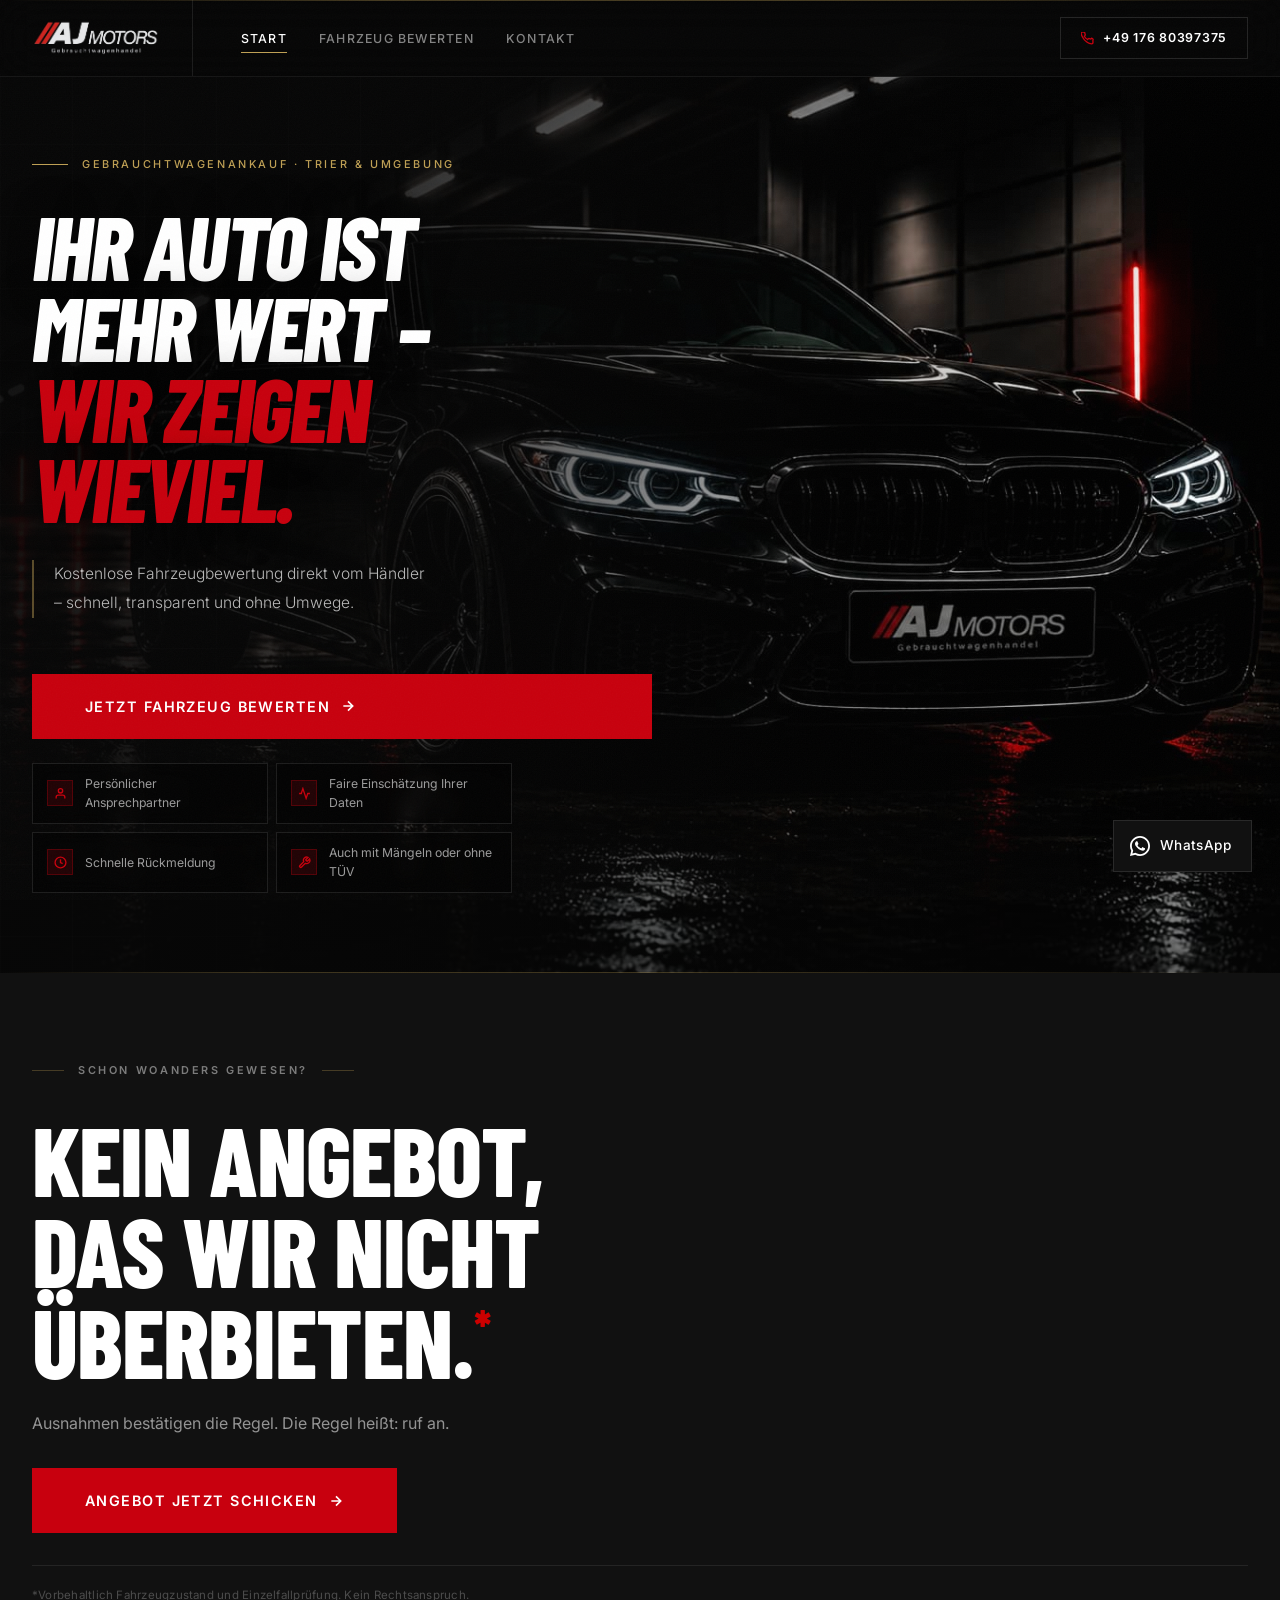
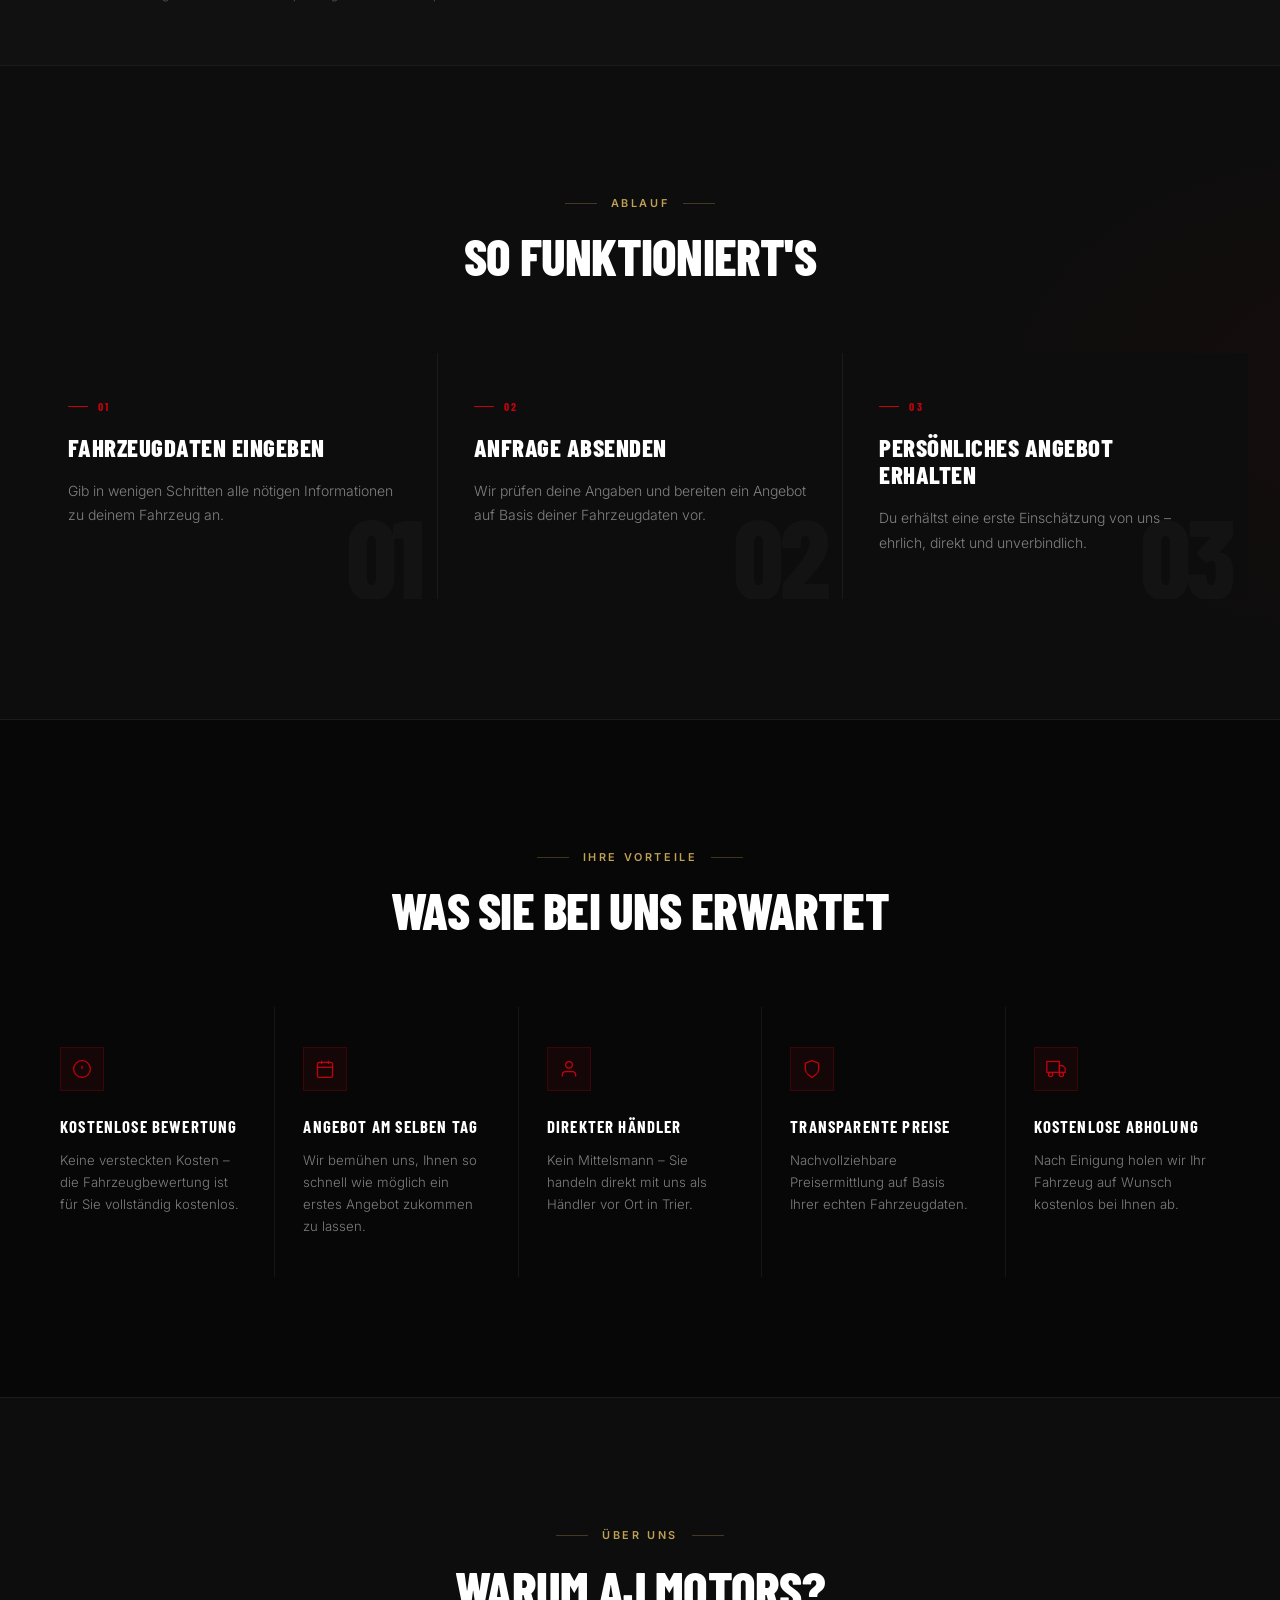
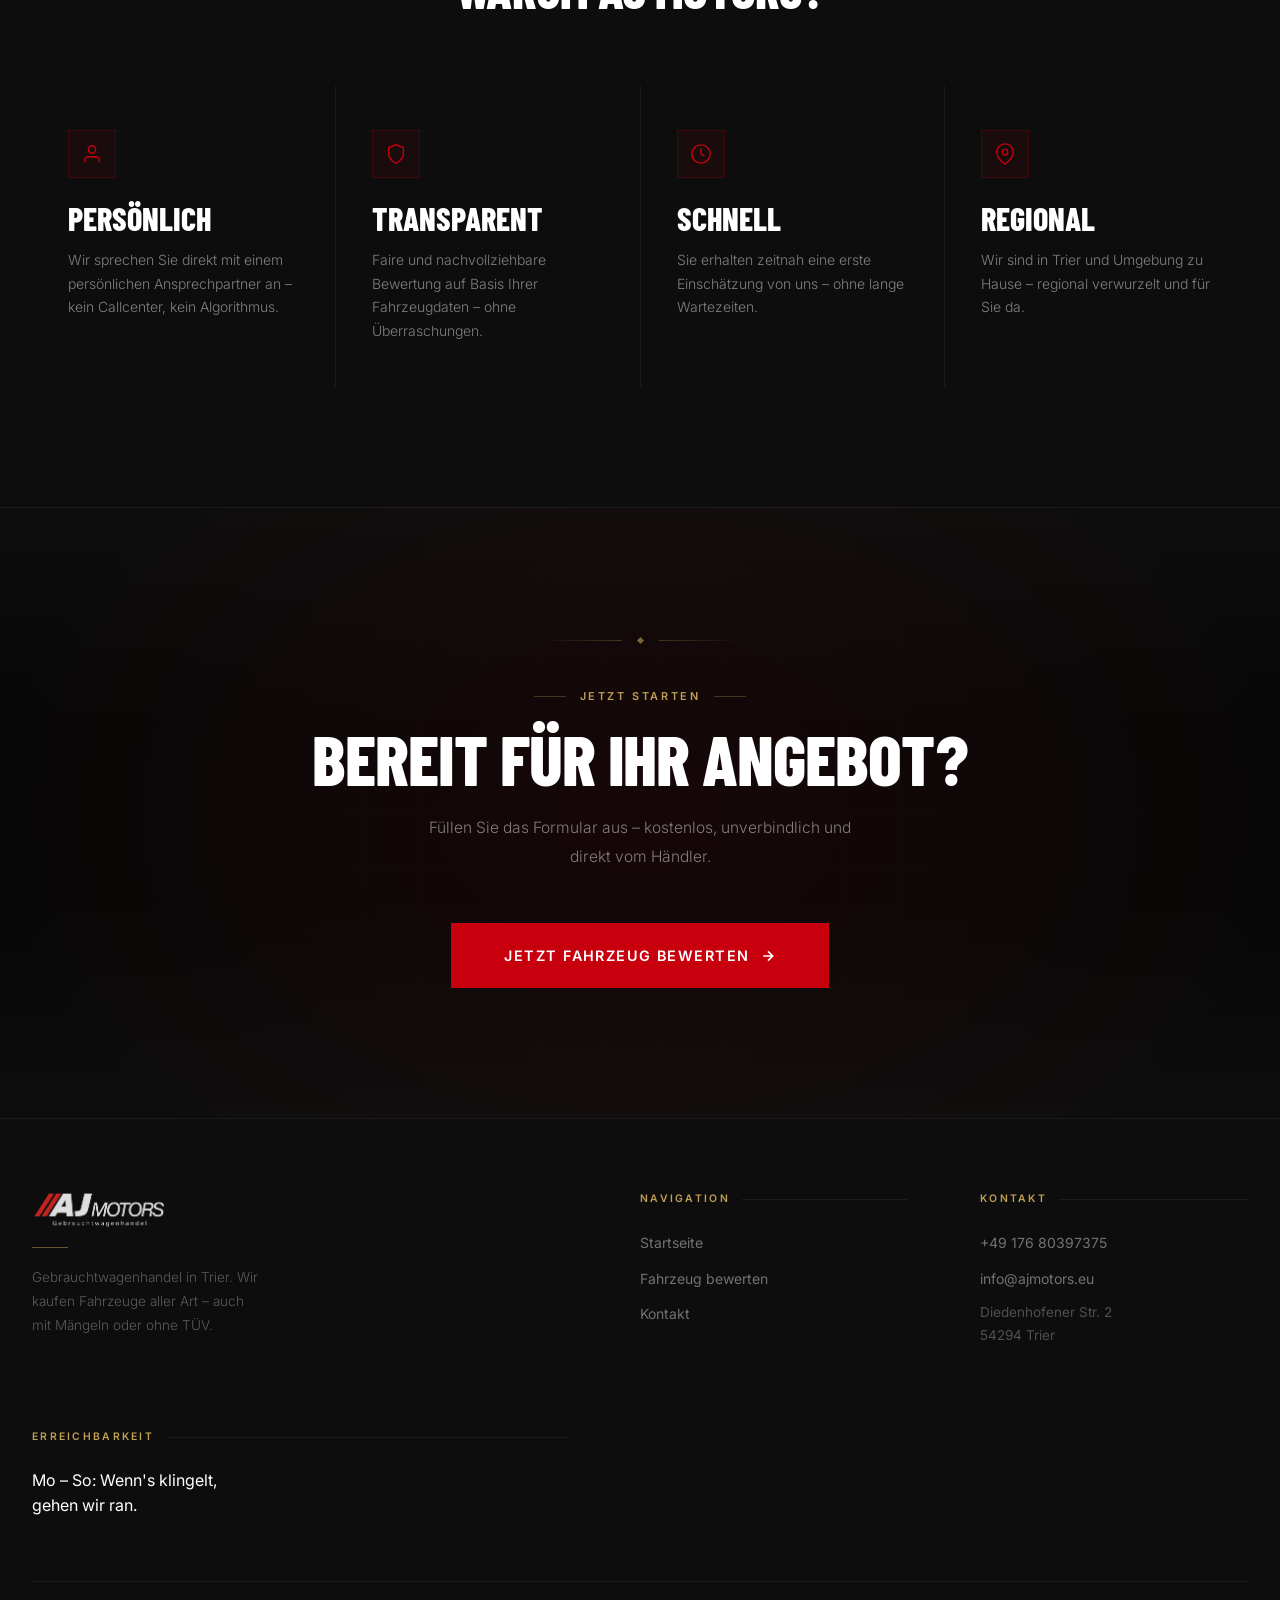
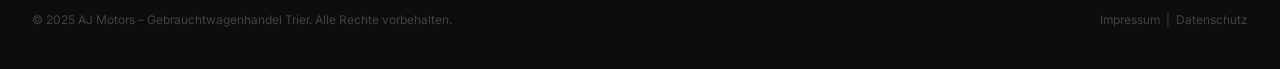
<file: index.html>
<!DOCTYPE html>
<html lang="de">
<head>
  <meta charset="UTF-8">
  <meta name="viewport" content="width=device-width, initial-scale=1.0">
  <title>AJ Motors – Fahrzeugankauf & Bewertung in Trier</title>
  <meta name="description" content="Kostenlose Fahrzeugbewertung direkt vom Händler. AJ Motors kauft Gebrauchtwagen aller Art – schnell, transparent und fair. Trier & Umgebung.">
  <link rel="preconnect" href="https://fonts.googleapis.com">
  <link rel="preconnect" href="https://fonts.gstatic.com" crossorigin>
  <link href="https://fonts.googleapis.com/css2?family=Barlow+Condensed:ital,wght@0,300;0,600;0,700;0,800;1,700;1,800&family=Inter:wght@300;400;500;600&display=swap" rel="stylesheet">
  <link rel="stylesheet" href="styles.css">
</head>
<body>

<!-- ===== NAVBAR ===== -->
<nav class="navbar">
  <div class="nav-inner">
    <a href="index.html" class="nav-logo">
      <img src="public/logo-aj-motors.png" alt="AJ Motors">
    </a>
    <ul class="nav-links">
      <li><a href="index.html" class="active">Start</a></li>
      <li><a href="form.html">Fahrzeug bewerten</a></li>
      <li><a href="contact.html">Kontakt</a></li>
    </ul>
    <a href="tel:+4917680397375" class="nav-phone">
      <svg width="13" height="13" viewBox="0 0 24 24" fill="none" stroke="currentColor" stroke-width="2.5"><path d="M22 16.92v3a2 2 0 01-2.18 2 19.79 19.79 0 01-8.63-3.07A19.5 19.5 0 013.07 9.81 19.79 19.79 0 01.0 1.18 2 2 0 012 0h3a2 2 0 012 1.72c.127.96.361 1.903.7 2.81a2 2 0 01-.45 2.11L6.09 7.91a16 16 0 006 6l1.27-1.27a2 2 0 012.11-.45c.907.339 1.85.573 2.81.7A2 2 0 0122 14.92v2z"></path></svg>
      +49 176 80397375
    </a>
    <button class="nav-toggle" id="navToggle" aria-label="Menü öffnen">
      <svg width="20" height="20" viewBox="0 0 24 24" fill="none" stroke="currentColor" stroke-width="2"><line x1="3" y1="6" x2="21" y2="6"/><line x1="3" y1="12" x2="21" y2="12"/><line x1="3" y1="18" x2="21" y2="18"/></svg>
    </button>
  </div>
  <div class="nav-mobile" id="navMobile">
    <a href="index.html">Start</a>
    <a href="form.html">Fahrzeug bewerten</a>
    <a href="contact.html">Kontakt</a>
    <a href="tel:+4917680397375">+49 176 80397375</a>
  </div>
</nav>

<!-- ===== HERO ===== -->
<section class="hero">
  <!-- Decorative bottom edge -->
  <div class="hero-edge"></div>

  <div class="container hero-inner">
    <div class="hero-content">
      <span class="hero-eyebrow">Gebrauchtwagenankauf · Trier &amp; Umgebung</span>
      <h1 class="hero-headline">
        IHR AUTO IST<br>
        MEHR WERT –<br>
        <em class="text-red">WIR ZEIGEN<br>WIEVIEL.</em>
      </h1>
      <p class="hero-sub">
        Kostenlose Fahrzeugbewertung direkt vom Händler – schnell, transparent und ohne Umwege.
      </p>
      <div class="hero-cta">
        <a href="form.html" class="btn btn-primary btn-lg">
          Jetzt Fahrzeug bewerten
          <svg width="16" height="16" viewBox="0 0 24 24" fill="none" stroke="currentColor" stroke-width="2.5"><path d="M5 12h14M12 5l7 7-7 7"/></svg>
        </a>
        <div class="hero-badges">
          <div class="badge-item">
            <span class="badge-icon">
              <svg width="13" height="13" viewBox="0 0 24 24" fill="none" stroke="currentColor" stroke-width="2.5"><path d="M20 21v-2a4 4 0 00-4-4H8a4 4 0 00-4 4v2"/><circle cx="12" cy="7" r="4"/></svg>
            </span>
            Persönlicher Ansprechpartner
          </div>
          <div class="badge-item">
            <span class="badge-icon">
              <svg width="13" height="13" viewBox="0 0 24 24" fill="none" stroke="currentColor" stroke-width="2.5"><polyline points="22 12 18 12 15 21 9 3 6 12 2 12"/></svg>
            </span>
            Faire Einschätzung Ihrer Daten
          </div>
          <div class="badge-item">
            <span class="badge-icon">
              <svg width="13" height="13" viewBox="0 0 24 24" fill="none" stroke="currentColor" stroke-width="2.5"><circle cx="12" cy="12" r="10"/><polyline points="12 6 12 12 16 14"/></svg>
            </span>
            Schnelle Rückmeldung
          </div>
          <div class="badge-item">
            <span class="badge-icon">
              <svg width="13" height="13" viewBox="0 0 24 24" fill="none" stroke="currentColor" stroke-width="2.5"><path d="M14.7 6.3a1 1 0 000 1.4l1.6 1.6a1 1 0 001.4 0l3.77-3.77a6 6 0 01-7.94 7.94l-6.91 6.91a2.12 2.12 0 01-3-3l6.91-6.91a6 6 0 017.94-7.94l-3.76 3.76z"/></svg>
            </span>
            Auch mit Mängeln oder ohne TÜV
          </div>
        </div>
      </div>
    </div>
  </div>
</section>

<!-- ===== GEGENANGEBOT ===== -->
<section class="gegen">
  <div class="container gegen-inner">
    <div class="gegen-text">
      <span class="section-label gegen-label">Schon woanders gewesen?</span>
      <h2 class="gegen-headline">Kein Angebot,<br>das wir nicht<br>überbieten.<span class="gegen-star">*</span></h2>
      <p class="gegen-sub">Ausnahmen bestätigen die Regel. Die Regel heißt: ruf an.</p>
      <a href="https://wa.me/4917680397375" class="btn btn-primary btn-lg gegen-cta" target="_blank" rel="noopener">
        Angebot jetzt schicken
        <svg width="16" height="16" viewBox="0 0 24 24" fill="none" stroke="currentColor" stroke-width="2.5"><path d="M5 12h14M12 5l7 7-7 7"/></svg>
      </a>
    </div>
    <p class="gegen-footnote">*Vorbehaltlich Fahrzeugzustand und Einzelfallprüfung. Kein Rechtsanspruch.</p>
  </div>
</section>

<!-- ===== HOW IT WORKS ===== -->
<section class="how">
  <div class="container">
    <div class="section-header">
      <span class="section-label">Ablauf</span>
      <h2 class="section-heading">So funktioniert's</h2>
    </div>
    <div class="steps-row">
      <div class="step">
        <span class="step-count">01</span>
        <h3>Fahrzeugdaten eingeben</h3>
        <p>Gib in wenigen Schritten alle nötigen Informationen zu deinem Fahrzeug an.</p>
      </div>
      <div class="step">
        <span class="step-count">02</span>
        <h3>Anfrage absenden</h3>
        <p>Wir prüfen deine Angaben und bereiten ein Angebot auf Basis deiner Fahrzeugdaten vor.</p>
      </div>
      <div class="step">
        <span class="step-count">03</span>
        <h3>Persönliches Angebot erhalten</h3>
        <p>Du erhältst eine erste Einschätzung von uns – ehrlich, direkt und unverbindlich.</p>
      </div>
    </div>
  </div>
</section>

<!-- ===== USPs ===== -->
<section class="usps">
  <div class="container">
    <div class="section-header">
      <span class="section-label">Ihre Vorteile</span>
      <h2 class="section-heading">Was Sie bei uns erwartet</h2>
    </div>
    <div class="usps-grid">
      <div class="usp-card">
        <div class="usp-icon">
          <svg width="20" height="20" viewBox="0 0 24 24" fill="none" stroke="currentColor" stroke-width="1.5"><circle cx="12" cy="12" r="10"/><line x1="12" y1="8" x2="12" y2="12"/><line x1="12" y1="16" x2="12.01" y2="16"/></svg>
        </div>
        <h3>Kostenlose Bewertung</h3>
        <p>Keine versteckten Kosten – die Fahrzeugbewertung ist für Sie vollständig kostenlos.</p>
      </div>
      <div class="usp-card">
        <div class="usp-icon">
          <svg width="20" height="20" viewBox="0 0 24 24" fill="none" stroke="currentColor" stroke-width="1.5"><rect x="3" y="4" width="18" height="18" rx="2" ry="2"/><line x1="16" y1="2" x2="16" y2="6"/><line x1="8" y1="2" x2="8" y2="6"/><line x1="3" y1="10" x2="21" y2="10"/></svg>
        </div>
        <h3>Angebot am selben Tag</h3>
        <p>Wir bemühen uns, Ihnen so schnell wie möglich ein erstes Angebot zukommen zu lassen.</p>
      </div>
      <div class="usp-card">
        <div class="usp-icon">
          <svg width="20" height="20" viewBox="0 0 24 24" fill="none" stroke="currentColor" stroke-width="1.5"><path d="M20 21v-2a4 4 0 00-4-4H8a4 4 0 00-4 4v2"/><circle cx="12" cy="7" r="4"/></svg>
        </div>
        <h3>Direkter Händler</h3>
        <p>Kein Mittelsmann – Sie handeln direkt mit uns als Händler vor Ort in Trier.</p>
      </div>
      <div class="usp-card">
        <div class="usp-icon">
          <svg width="20" height="20" viewBox="0 0 24 24" fill="none" stroke="currentColor" stroke-width="1.5"><path d="M12 22s8-4 8-10V5l-8-3-8 3v7c0 6 8 10 8 10z"/></svg>
        </div>
        <h3>Transparente Preise</h3>
        <p>Nachvollziehbare Preisermittlung auf Basis Ihrer echten Fahrzeugdaten.</p>
      </div>
      <div class="usp-card">
        <div class="usp-icon">
          <svg width="20" height="20" viewBox="0 0 24 24" fill="none" stroke="currentColor" stroke-width="1.5"><rect x="1" y="3" width="15" height="13"/><polygon points="16 8 20 8 23 11 23 16 16 16 16 8"/><circle cx="5.5" cy="18.5" r="2.5"/><circle cx="18.5" cy="18.5" r="2.5"/></svg>
        </div>
        <h3>Kostenlose Abholung</h3>
        <p>Nach Einigung holen wir Ihr Fahrzeug auf Wunsch kostenlos bei Ihnen ab.</p>
      </div>
    </div>
  </div>
</section>

<!-- ===== TRUST ===== -->
<section class="trust">
  <div class="container">
    <div class="section-header">
      <span class="section-label">Über uns</span>
      <h2 class="section-heading">Warum AJ Motors?</h2>
    </div>
    <div class="trust-grid">
      <div class="trust-card">
        <div class="trust-icon">
          <svg width="22" height="22" viewBox="0 0 24 24" fill="none" stroke="currentColor" stroke-width="1.5"><path d="M20 21v-2a4 4 0 00-4-4H8a4 4 0 00-4 4v2"/><circle cx="12" cy="7" r="4"/></svg>
        </div>
        <h3>Persönlich</h3>
        <p>Wir sprechen Sie direkt mit einem persönlichen Ansprechpartner an – kein Callcenter, kein Algorithmus.</p>
      </div>
      <div class="trust-card">
        <div class="trust-icon">
          <svg width="22" height="22" viewBox="0 0 24 24" fill="none" stroke="currentColor" stroke-width="1.5"><path d="M12 22s8-4 8-10V5l-8-3-8 3v7c0 6 8 10 8 10z"/></svg>
        </div>
        <h3>Transparent</h3>
        <p>Faire und nachvollziehbare Bewertung auf Basis Ihrer Fahrzeugdaten – ohne Überraschungen.</p>
      </div>
      <div class="trust-card">
        <div class="trust-icon">
          <svg width="22" height="22" viewBox="0 0 24 24" fill="none" stroke="currentColor" stroke-width="1.5"><circle cx="12" cy="12" r="10"/><polyline points="12 6 12 12 16 14"/></svg>
        </div>
        <h3>Schnell</h3>
        <p>Sie erhalten zeitnah eine erste Einschätzung von uns – ohne lange Wartezeiten.</p>
      </div>
      <div class="trust-card">
        <div class="trust-icon">
          <svg width="22" height="22" viewBox="0 0 24 24" fill="none" stroke="currentColor" stroke-width="1.5"><path d="M21 10c0 7-9 13-9 13s-9-6-9-13a9 9 0 0118 0z"/><circle cx="12" cy="10" r="3"/></svg>
        </div>
        <h3>Regional</h3>
        <p>Wir sind in Trier und Umgebung zu Hause – regional verwurzelt und für Sie da.</p>
      </div>
    </div>
  </div>
</section>

<!-- ===== CTA BAND ===== -->
<section class="cta-band">
  <div class="cta-band-bg"></div>
  <div class="container">
    <div class="cta-ornament">
      <span class="cta-ornament-line"></span>
      <span class="cta-ornament-dot"></span>
      <span class="cta-ornament-line"></span>
    </div>
    <span class="section-label">Jetzt starten</span>
    <h2 class="section-heading">Bereit für Ihr Angebot?</h2>
    <p>Füllen Sie das Formular aus – kostenlos, unverbindlich und direkt vom Händler.</p>
    <a href="form.html" class="btn btn-primary btn-lg">
      Jetzt Fahrzeug bewerten
      <svg width="16" height="16" viewBox="0 0 24 24" fill="none" stroke="currentColor" stroke-width="2.5"><path d="M5 12h14M12 5l7 7-7 7"/></svg>
    </a>
  </div>
</section>

<!-- ===== FOOTER ===== -->
<footer class="footer">
  <div class="container">
    <div class="footer-grid">
      <div class="footer-brand">
        <img src="public/logo-aj-motors.png" alt="AJ Motors">
        <div class="footer-brand-divider"></div>
        <p>Gebrauchtwagenhandel in Trier. Wir kaufen Fahrzeuge aller Art – auch mit Mängeln oder ohne TÜV.</p>
      </div>
      <div class="footer-col">
        <h4>Navigation</h4>
        <ul>
          <li><a href="index.html">Startseite</a></li>
          <li><a href="form.html">Fahrzeug bewerten</a></li>
          <li><a href="contact.html">Kontakt</a></li>
        </ul>
      </div>
      <div class="footer-col">
        <h4>Kontakt</h4>
        <ul>
          <li><a href="tel:+4917680397375">+49 176 80397375</a></li>
          <li><a href="mailto:info@ajmotors.eu">info@ajmotors.eu</a></li>
          <li class="footer-address">Diedenhofener Str. 2<br>54294 Trier</li>
        </ul>
      </div>
      <div class="footer-col">
        <h4>Erreichbarkeit</h4>
        <ul>
          <li>Mo – So: Wenn's klingelt,<br>gehen wir ran.</li>
        </ul>
      </div>
    </div>
    <div class="footer-bottom">
      <p>© 2025 AJ Motors – Gebrauchtwagenhandel Trier. Alle Rechte vorbehalten.</p>
      <p><a href="impressum.html">Impressum</a> &nbsp;|&nbsp; <a href="datenschutz.html">Datenschutz</a></p>
    </div>
  </div>
</footer>

<script>
  const toggle = document.getElementById('navToggle');
  const mobile = document.getElementById('navMobile');
  toggle.addEventListener('click', () => {
    const open = mobile.classList.toggle('open');
    toggle.setAttribute('aria-label', open ? 'Menü schließen' : 'Menü öffnen');
  });
  window.addEventListener('scroll', () => {
    if (mobile.classList.contains('open')) {
      mobile.classList.remove('open');
      toggle.setAttribute('aria-label', 'Menü öffnen');
    }
  }, { passive: true });
</script>

<a href="https://wa.me/4917680397375" class="wa-btn" id="waBtn" target="_blank" rel="noopener" aria-label="WhatsApp schreiben">
  <svg xmlns="http://www.w3.org/2000/svg" width="20" height="20" viewBox="0 0 24 24" fill="currentColor"><path d="M17.472 14.382c-.297-.149-1.758-.867-2.03-.967-.273-.099-.471-.148-.67.15-.197.297-.767.966-.94 1.164-.173.199-.347.223-.644.075-.297-.15-1.255-.463-2.39-1.475-.883-.788-1.48-1.761-1.653-2.059-.173-.297-.018-.458.13-.606.134-.133.298-.347.446-.52.149-.174.198-.298.298-.497.099-.198.05-.371-.025-.52-.075-.149-.669-1.612-.916-2.207-.242-.579-.487-.5-.669-.51-.173-.008-.371-.01-.57-.01-.198 0-.52.074-.792.372-.272.297-1.04 1.016-1.04 2.479 0 1.462 1.065 2.875 1.213 3.074.149.198 2.096 3.2 5.077 4.487.709.306 1.262.489 1.694.625.712.227 1.36.195 1.871.118.571-.085 1.758-.719 2.006-1.413.248-.694.248-1.289.173-1.413-.074-.124-.272-.198-.57-.347z"/><path d="M12 0C5.373 0 0 5.373 0 12c0 2.116.549 4.104 1.508 5.836L0 24l6.335-1.482A11.945 11.945 0 0012 24c6.627 0 12-5.373 12-12S18.627 0 12 0zm0 21.818a9.818 9.818 0 01-5.003-1.366l-.36-.214-3.724.871.938-3.63-.235-.374A9.818 9.818 0 012.182 12C2.182 6.57 6.57 2.182 12 2.182c5.431 0 9.818 4.388 9.818 9.818 0 5.431-4.387 9.818-9.818 9.818z"/></svg>
  WhatsApp
</a>
<script>
  const waBtn = document.getElementById('waBtn');
  const footerBottom = document.querySelector('.footer-bottom');
  if (waBtn && footerBottom) {
    new IntersectionObserver(([e]) => waBtn.classList.toggle('hidden', e.isIntersecting)).observe(footerBottom);
  }
</script>
</body>
</html>
</file>
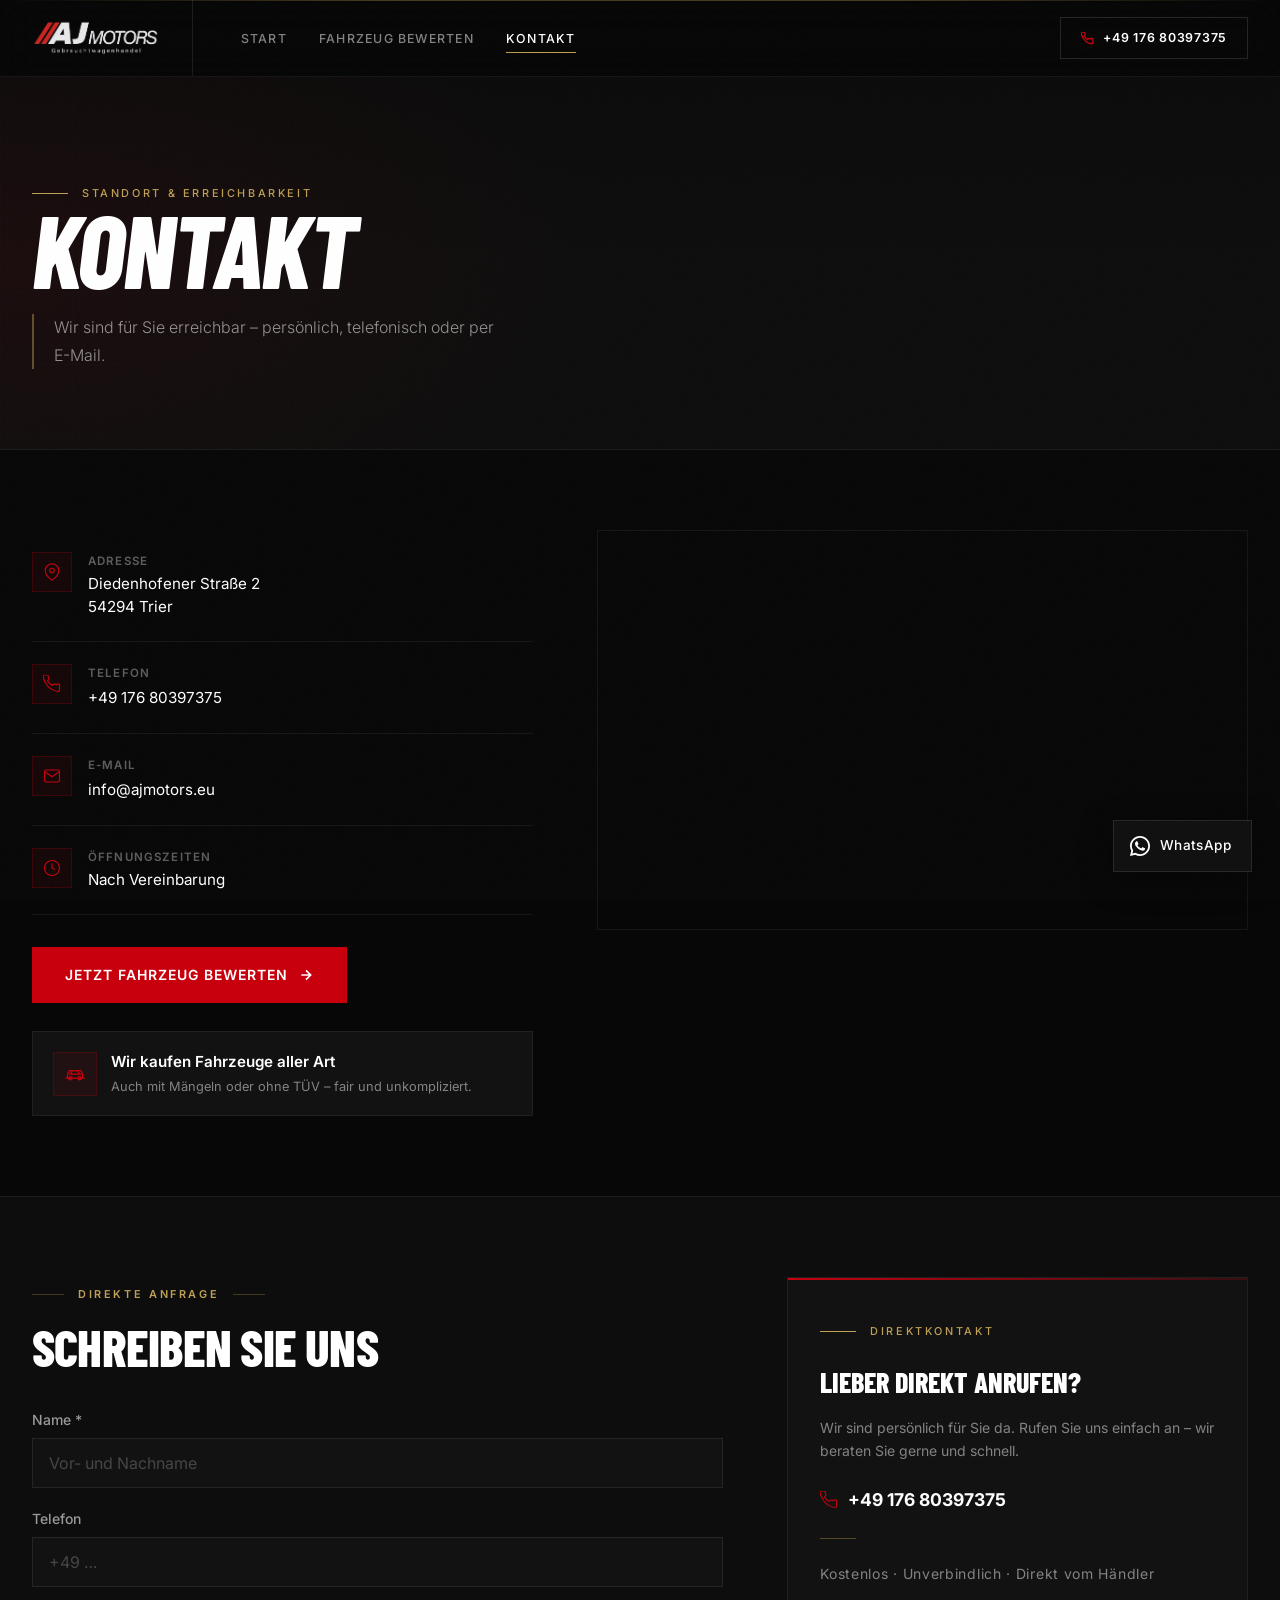
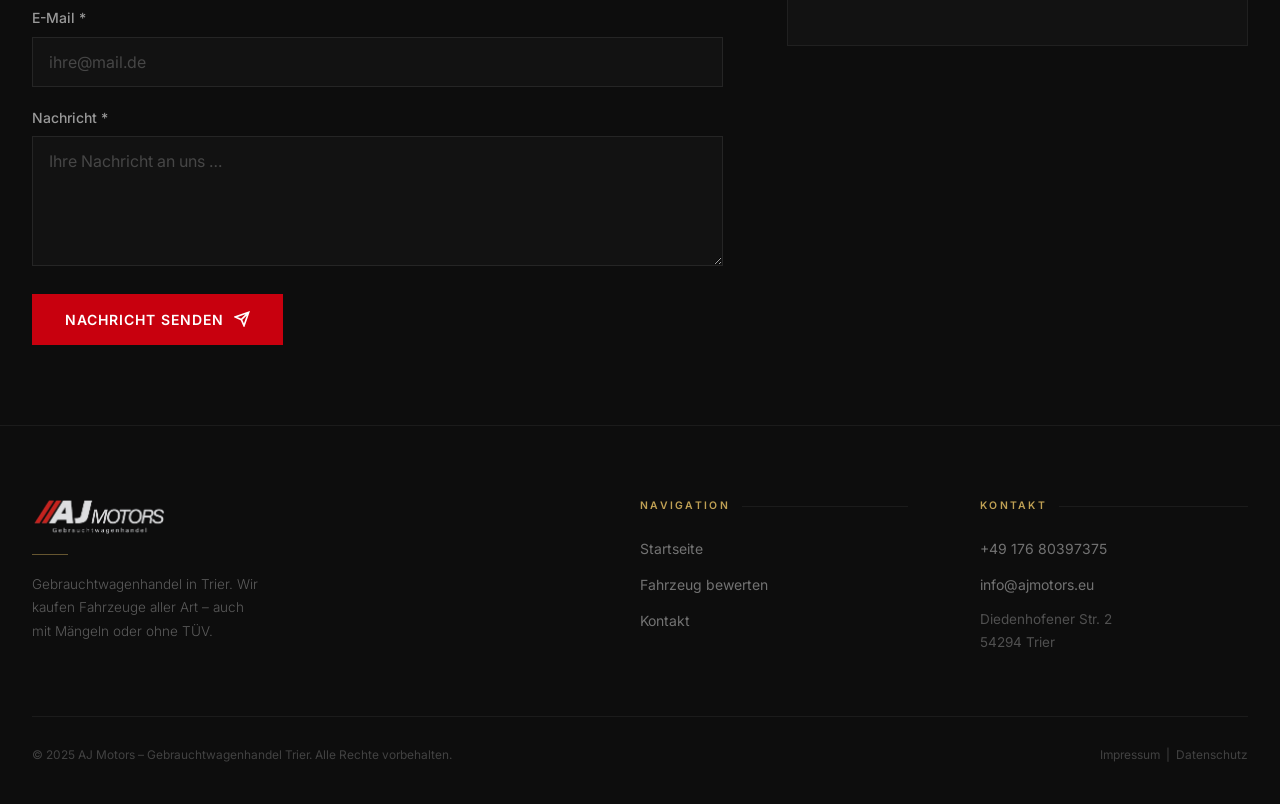
<file: contact.html>
<!DOCTYPE html>
<html lang="de">
<head>
  <meta charset="UTF-8">
  <meta name="viewport" content="width=device-width, initial-scale=1.0">
  <title>Kontakt – AJ Motors Trier</title>
  <meta name="description" content="AJ Motors in Trier – Diedenhofener Straße 2, 54294 Trier. Telefon: +49 176 80397375. Gebrauchtwagen Ankauf.">
  <link rel="preconnect" href="https://fonts.googleapis.com">
  <link rel="preconnect" href="https://fonts.gstatic.com" crossorigin>
  <link href="https://fonts.googleapis.com/css2?family=Barlow+Condensed:ital,wght@0,300;0,600;0,700;0,800;1,700;1,800&family=Inter:wght@300;400;500;600&display=swap" rel="stylesheet">
  <link rel="stylesheet" href="styles.css">
</head>
<body>

<!-- ===== NAVBAR ===== -->
<nav class="navbar">
  <div class="nav-inner">
    <a href="index.html" class="nav-logo">
      <img src="public/logo-aj-motors.png" alt="AJ Motors">
    </a>
    <ul class="nav-links">
      <li><a href="index.html">Start</a></li>
      <li><a href="form.html">Fahrzeug bewerten</a></li>
      <li><a href="contact.html" class="active">Kontakt</a></li>
    </ul>
    <a href="tel:+4917680397375" class="nav-phone">
      <svg width="13" height="13" viewBox="0 0 24 24" fill="none" stroke="currentColor" stroke-width="2.5"><path d="M22 16.92v3a2 2 0 01-2.18 2 19.79 19.79 0 01-8.63-3.07A19.5 19.5 0 013.07 9.81 19.79 19.79 0 01.0 1.18 2 2 0 012 0h3a2 2 0 012 1.72c.127.96.361 1.903.7 2.81a2 2 0 01-.45 2.11L6.09 7.91a16 16 0 006 6l1.27-1.27a2 2 0 012.11-.45c.907.339 1.85.573 2.81.7A2 2 0 0122 14.92v2z"/></svg>
      +49 176 80397375
    </a>
    <button class="nav-toggle" id="navToggle" aria-label="Menü öffnen">
      <svg width="20" height="20" viewBox="0 0 24 24" fill="none" stroke="currentColor" stroke-width="2"><line x1="3" y1="6" x2="21" y2="6"/><line x1="3" y1="12" x2="21" y2="12"/><line x1="3" y1="18" x2="21" y2="18"/></svg>
    </button>
  </div>
  <div class="nav-mobile" id="navMobile">
    <a href="index.html">Start</a>
    <a href="form.html">Fahrzeug bewerten</a>
    <a href="contact.html">Kontakt</a>
    <a href="tel:+4917680397375">+49 176 80397375</a>
  </div>
</nav>

<!-- ===== CONTACT PAGE ===== -->
<div class="contact-page">

  <!-- ===== PAGE HEADER ===== -->
  <div class="contact-hero-sec">
    <div class="contact-hero-bg"></div>
    <div class="container">
      <span class="hero-eyebrow">Standort &amp; Erreichbarkeit</span>
      <h1 class="contact-hero-heading">KONTAKT</h1>
      <p class="contact-hero-sub">Wir sind für Sie erreichbar – persönlich, telefonisch oder per E-Mail.</p>
    </div>
  </div>

  <!-- ===== INFO + MAP ===== -->
  <div class="container">
    <div class="contact-layout">

      <!-- Links: Kontaktdaten -->
      <div class="c-info-col">

        <div class="c-info-item">
          <div class="c-ico">
            <svg width="18" height="18" viewBox="0 0 24 24" fill="none" stroke="currentColor" stroke-width="1.5"><path d="M21 10c0 7-9 13-9 13s-9-6-9-13a9 9 0 0118 0z"/><circle cx="12" cy="10" r="3"/></svg>
          </div>
          <div>
            <h4>Adresse</h4>
            <p>Diedenhofener Straße 2<br>54294 Trier</p>
          </div>
        </div>

        <div class="c-info-item">
          <div class="c-ico">
            <svg width="18" height="18" viewBox="0 0 24 24" fill="none" stroke="currentColor" stroke-width="1.5"><path d="M22 16.92v3a2 2 0 01-2.18 2 19.79 19.79 0 01-8.63-3.07A19.5 19.5 0 013.07 9.81 19.79 19.79 0 01.0 1.18 2 2 0 012 0h3a2 2 0 012 1.72c.127.96.361 1.903.7 2.81a2 2 0 01-.45 2.11L6.09 7.91a16 16 0 006 6l1.27-1.27a2 2 0 012.11-.45c.907.339 1.85.573 2.81.7A2 2 0 0122 14.92v2z"/></svg>
          </div>
          <div>
            <h4>Telefon</h4>
            <a href="tel:+4917680397375">+49 176 80397375</a>
          </div>
        </div>

        <div class="c-info-item">
          <div class="c-ico">
            <svg width="18" height="18" viewBox="0 0 24 24" fill="none" stroke="currentColor" stroke-width="1.5"><path d="M4 4h16c1.1 0 2 .9 2 2v12c0 1.1-.9 2-2 2H4c-1.1 0-2-.9-2-2V6c0-1.1.9-2 2-2z"/><polyline points="22,6 12,13 2,6"/></svg>
          </div>
          <div>
            <h4>E-Mail</h4>
            <a href="mailto:info@ajmotors.eu">info@ajmotors.eu</a>
          </div>
        </div>

        <div class="c-info-item">
          <div class="c-ico">
            <svg width="18" height="18" viewBox="0 0 24 24" fill="none" stroke="currentColor" stroke-width="1.5"><circle cx="12" cy="12" r="10"/><polyline points="12 6 12 12 16 14"/></svg>
          </div>
          <div>
            <h4>Öffnungszeiten</h4>
            <p>Nach Vereinbarung</p>
          </div>
        </div>

        <a href="form.html" class="btn btn-primary" style="margin-top:32px;">
          Jetzt Fahrzeug bewerten
          <svg width="16" height="16" viewBox="0 0 24 24" fill="none" stroke="currentColor" stroke-width="2.5"><path d="M5 12h14M12 5l7 7-7 7"/></svg>
        </a>

        <div class="c-badge">
          <span class="c-badge-ico">
            <svg width="20" height="20" viewBox="0 0 24 24" fill="none" stroke="currentColor" stroke-width="1.5" stroke-linecap="round" stroke-linejoin="round"><path d="M1 17h22M3 17V12l2-4h14l2 4v5"/><path d="M5 12h14"/><path d="M7 12L8.5 8h7l1.5 4"/><circle cx="6.5" cy="17" r="2"/><circle cx="17.5" cy="17" r="2"/></svg>
          </span>
          <div>
            <h4>Wir kaufen Fahrzeuge aller Art</h4>
            <p>Auch mit Mängeln oder ohne TÜV – fair und unkompliziert.</p>
          </div>
        </div>

      </div>

      <!-- Rechts: Karte -->
      <div class="c-map-col">
        <div class="c-map">
          <iframe
            src="https://maps.google.com/maps?q=Diedenhofener+Stra%C3%9Fe+2%2C+54294+Trier&hl=de&output=embed"
            title="AJ Motors Standort"
            loading="lazy"
            allowfullscreen>
          </iframe>
        </div>
      </div>

    </div>
  </div>

  <!-- ===== KONTAKTFORMULAR ===== -->
  <div class="c-form-sec">
    <div class="container">
      <div class="c-form-grid">

        <div>
          <span class="section-label">Direkte Anfrage</span>
          <h2 class="section-heading" style="margin-bottom:36px;">Schreiben Sie uns</h2>
          <form class="c-form" onsubmit="handleContactForm(event)">
            <div class="fg">
              <label for="cName">Name *</label>
              <input type="text" class="fc" id="cName" placeholder="Vor- und Nachname" required>
            </div>
            <div class="fg">
              <label for="cPhone">Telefon</label>
              <input type="tel" class="fc" id="cPhone" placeholder="+49 …">
            </div>
            <div class="fg">
              <label for="cEmail">E-Mail *</label>
              <input type="email" class="fc" id="cEmail" placeholder="ihre@mail.de" required>
            </div>
            <div class="fg">
              <label for="cMsg">Nachricht *</label>
              <textarea class="fc" id="cMsg" rows="5" placeholder="Ihre Nachricht an uns …" required></textarea>
            </div>
            <button type="submit" class="btn btn-primary">
              Nachricht senden
              <svg width="16" height="16" viewBox="0 0 24 24" fill="none" stroke="currentColor" stroke-width="2.5"><path d="M22 2L11 13M22 2l-7 20-4-9-9-4 20-7z"/></svg>
            </button>
          </form>
        </div>

        <div class="c-aside">
          <div class="c-aside-inner">
            <span class="hero-eyebrow" style="margin-bottom:20px;">Direktkontakt</span>
            <h3>Lieber direkt anrufen?</h3>
            <p>Wir sind persönlich für Sie da. Rufen Sie uns einfach an – wir beraten Sie gerne und schnell.</p>
            <a class="phone-link" href="tel:+4917680397375">
              <svg width="18" height="18" viewBox="0 0 24 24" fill="none" stroke="currentColor" stroke-width="1.5"><path d="M22 16.92v3a2 2 0 01-2.18 2 19.79 19.79 0 01-8.63-3.07A19.5 19.5 0 013.07 9.81 19.79 19.79 0 01.0 1.18 2 2 0 012 0h3a2 2 0 012 1.72c.127.96.361 1.903.7 2.81a2 2 0 01-.45 2.11L6.09 7.91a16 16 0 006 6l1.27-1.27a2 2 0 012.11-.45c.907.339 1.85.573 2.81.7A2 2 0 0122 14.92v2z"/></svg>
              +49 176 80397375
            </a>
            <div class="c-aside-divider"></div>
            <p class="c-aside-note">Kostenlos · Unverbindlich · Direkt vom Händler</p>
          </div>
        </div>

      </div>
    </div>
  </div>

</div><!-- /contact-page -->

<!-- ===== FOOTER ===== -->
<footer class="footer">
  <div class="container">
    <div class="footer-grid">
      <div class="footer-brand">
        <img src="public/logo-aj-motors.png" alt="AJ Motors">
        <div class="footer-brand-divider"></div>
        <p>Gebrauchtwagenhandel in Trier. Wir kaufen Fahrzeuge aller Art – auch mit Mängeln oder ohne TÜV.</p>
      </div>
      <div class="footer-col">
        <h4>Navigation</h4>
        <ul>
          <li><a href="index.html">Startseite</a></li>
          <li><a href="form.html">Fahrzeug bewerten</a></li>
          <li><a href="contact.html">Kontakt</a></li>
        </ul>
      </div>
      <div class="footer-col">
        <h4>Kontakt</h4>
        <ul>
          <li><a href="tel:+4917680397375">+49 176 80397375</a></li>
          <li><a href="mailto:info@ajmotors.eu">info@ajmotors.eu</a></li>
          <li class="footer-address">Diedenhofener Str. 2<br>54294 Trier</li>
        </ul>
      </div>
    </div>
    <div class="footer-bottom">
      <p>© 2025 AJ Motors – Gebrauchtwagenhandel Trier. Alle Rechte vorbehalten.</p>
      <p><a href="impressum.html">Impressum</a> &nbsp;|&nbsp; <a href="datenschutz.html">Datenschutz</a></p>
    </div>
  </div>
</footer>

<script>
  document.getElementById('navToggle').addEventListener('click', () => {
    const open = document.getElementById('navMobile').classList.toggle('open');
    document.getElementById('navToggle').setAttribute('aria-label', open ? 'Menü schließen' : 'Menü öffnen');
  });
  window.addEventListener('scroll', () => {
    const m = document.getElementById('navMobile');
    if (m.classList.contains('open')) {
      m.classList.remove('open');
      document.getElementById('navToggle').setAttribute('aria-label', 'Menü öffnen');
    }
  }, { passive: true });
  function handleContactForm(e) {
    e.preventDefault();
    window.location.href = 'success.html';
  }
</script>

<a href="https://wa.me/4917680397375" class="wa-btn" id="waBtn" target="_blank" rel="noopener" aria-label="WhatsApp schreiben">
  <svg xmlns="http://www.w3.org/2000/svg" width="20" height="20" viewBox="0 0 24 24" fill="currentColor"><path d="M17.472 14.382c-.297-.149-1.758-.867-2.03-.967-.273-.099-.471-.148-.67.15-.197.297-.767.966-.94 1.164-.173.199-.347.223-.644.075-.297-.15-1.255-.463-2.39-1.475-.883-.788-1.48-1.761-1.653-2.059-.173-.297-.018-.458.13-.606.134-.133.298-.347.446-.52.149-.174.198-.298.298-.497.099-.198.05-.371-.025-.52-.075-.149-.669-1.612-.916-2.207-.242-.579-.487-.5-.669-.51-.173-.008-.371-.01-.57-.01-.198 0-.52.074-.792.372-.272.297-1.04 1.016-1.04 2.479 0 1.462 1.065 2.875 1.213 3.074.149.198 2.096 3.2 5.077 4.487.709.306 1.262.489 1.694.625.712.227 1.36.195 1.871.118.571-.085 1.758-.719 2.006-1.413.248-.694.248-1.289.173-1.413-.074-.124-.272-.198-.57-.347z"/><path d="M12 0C5.373 0 0 5.373 0 12c0 2.116.549 4.104 1.508 5.836L0 24l6.335-1.482A11.945 11.945 0 0012 24c6.627 0 12-5.373 12-12S18.627 0 12 0zm0 21.818a9.818 9.818 0 01-5.003-1.366l-.36-.214-3.724.871.938-3.63-.235-.374A9.818 9.818 0 012.182 12C2.182 6.57 6.57 2.182 12 2.182c5.431 0 9.818 4.388 9.818 9.818 0 5.431-4.387 9.818-9.818 9.818z"/></svg>
  WhatsApp
</a>
<script>
  const waBtn = document.getElementById('waBtn');
  const footerBottom = document.querySelector('.footer-bottom');
  if (waBtn && footerBottom) {
    new IntersectionObserver(([e]) => waBtn.classList.toggle('hidden', e.isIntersecting)).observe(footerBottom);
  }
</script>
</body>
</html>
</file>
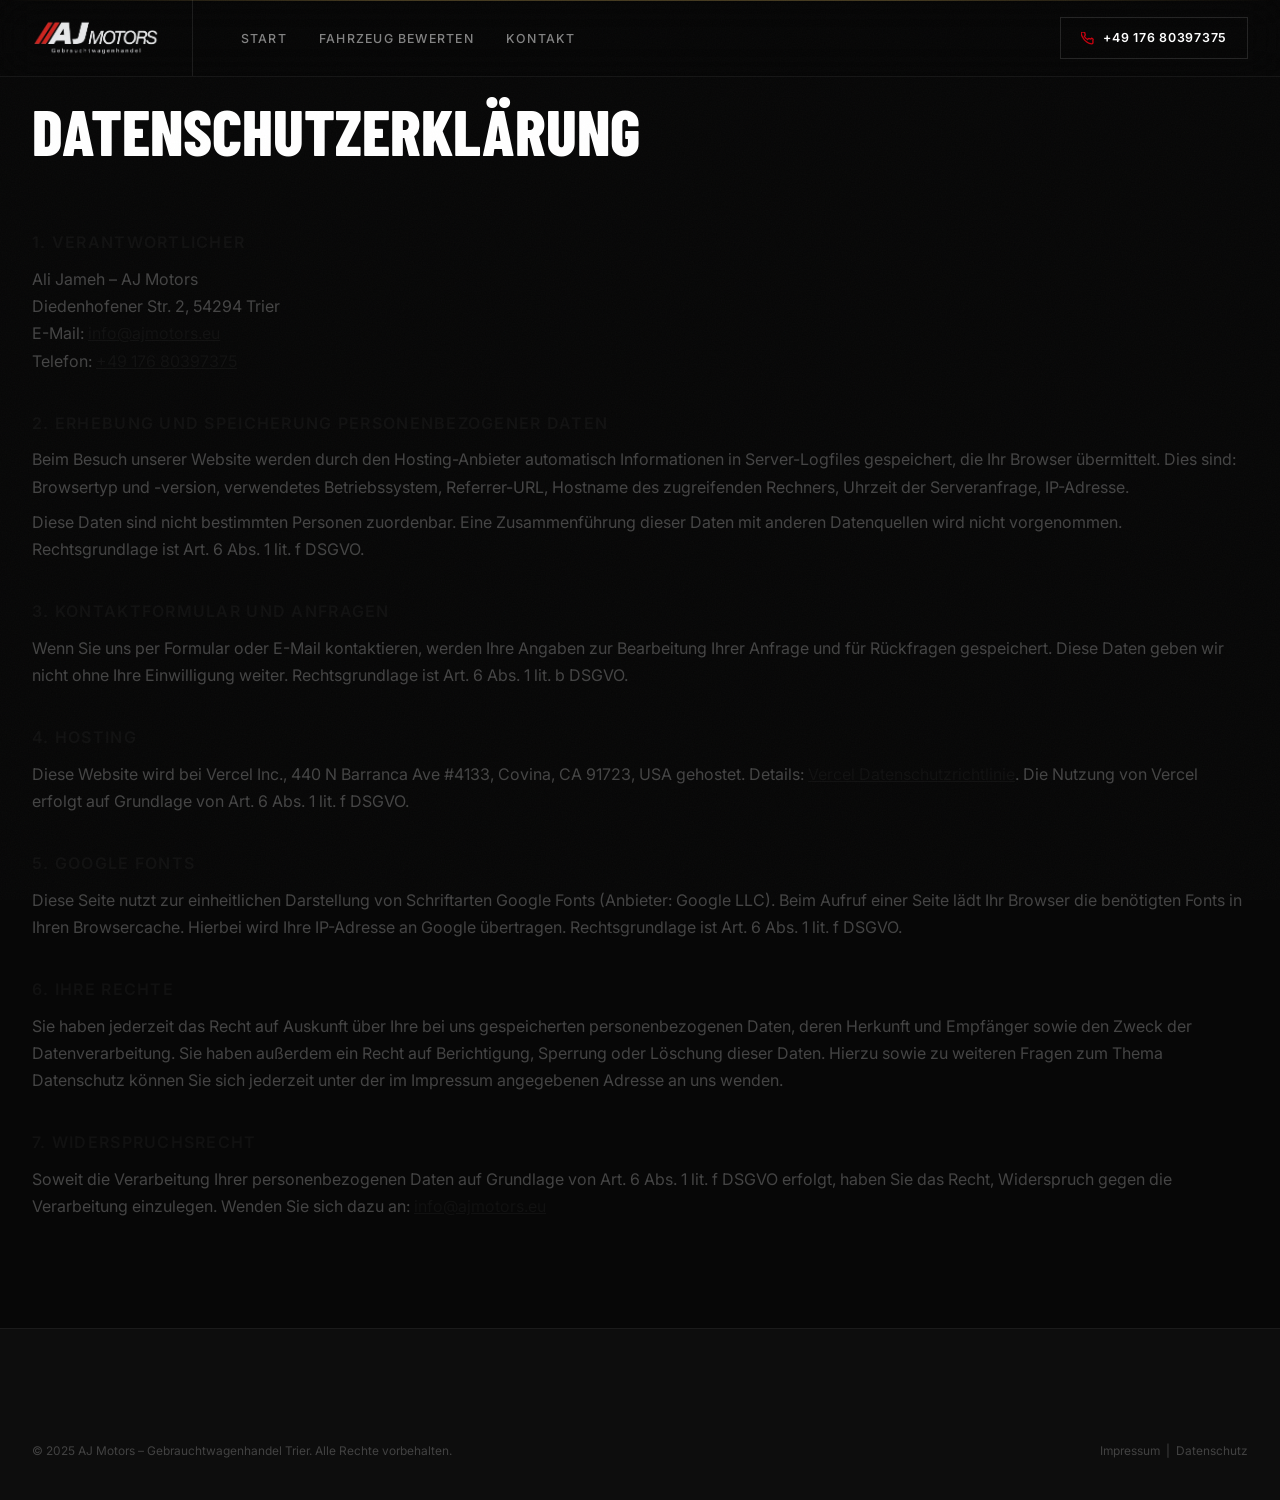
<file: datenschutz.html>
<!DOCTYPE html>
<html lang="de">
<head>
  <meta charset="UTF-8">
  <meta name="viewport" content="width=device-width, initial-scale=1.0">
  <title>Datenschutz – AJ Motors</title>
  <link rel="preconnect" href="https://fonts.googleapis.com">
  <link rel="preconnect" href="https://fonts.gstatic.com" crossorigin>
  <link href="https://fonts.googleapis.com/css2?family=Barlow+Condensed:ital,wght@0,300;0,600;0,700;0,800;1,700;1,800&family=Inter:wght@300;400;500;600&display=swap" rel="stylesheet">
  <link rel="stylesheet" href="styles.css">
</head>
<body>

<nav class="navbar">
  <div class="nav-inner">
    <a href="index.html" class="nav-logo">
      <img src="public/logo-aj-motors.png" alt="AJ Motors">
    </a>
    <ul class="nav-links">
      <li><a href="index.html">Start</a></li>
      <li><a href="form.html">Fahrzeug bewerten</a></li>
      <li><a href="contact.html">Kontakt</a></li>
    </ul>
    <a href="tel:+4917680397375" class="nav-phone">
      <svg width="13" height="13" viewBox="0 0 24 24" fill="none" stroke="currentColor" stroke-width="2.5"><path d="M22 16.92v3a2 2 0 01-2.18 2 19.79 19.79 0 01-8.63-3.07A19.5 19.5 0 013.07 9.81 19.79 19.79 0 01.0 1.18 2 2 0 012 0h3a2 2 0 012 1.72c.127.96.361 1.903.7 2.81a2 2 0 01-.45 2.11L6.09 7.91a16 16 0 006 6l1.27-1.27a2 2 0 012.11-.45c.907.339 1.85.573 2.81.7A2 2 0 0122 14.92v2z"></path></svg>
      +49 176 80397375
    </a>
    <button class="nav-toggle" id="navToggle" aria-label="Menü öffnen">
      <svg width="20" height="20" viewBox="0 0 24 24" fill="none" stroke="currentColor" stroke-width="2"><line x1="3" y1="6" x2="21" y2="6"/><line x1="3" y1="12" x2="21" y2="12"/><line x1="3" y1="18" x2="21" y2="18"/></svg>
    </button>
  </div>
  <div class="nav-mobile" id="navMobile">
    <a href="index.html">Start</a>
    <a href="form.html">Fahrzeug bewerten</a>
    <a href="contact.html">Kontakt</a>
    <a href="tel:+4917680397375">+49 176 80397375</a>
  </div>
</nav>

<section class="legal-page">
  <div class="container">
    <h1 class="legal-title">Datenschutzerklärung</h1>

    <h2>1. Verantwortlicher</h2>
    <p>
      Ali Jameh – AJ Motors<br>
      Diedenhofener Str. 2, 54294 Trier<br>
      E-Mail: <a href="mailto:info@ajmotors.eu">info@ajmotors.eu</a><br>
      Telefon: <a href="tel:+4917680397375">+49 176 80397375</a>
    </p>

    <h2>2. Erhebung und Speicherung personenbezogener Daten</h2>
    <p>Beim Besuch unserer Website werden durch den Hosting-Anbieter automatisch Informationen in Server-Logfiles gespeichert, die Ihr Browser übermittelt. Dies sind: Browsertyp und -version, verwendetes Betriebssystem, Referrer-URL, Hostname des zugreifenden Rechners, Uhrzeit der Serveranfrage, IP-Adresse.</p>
    <p>Diese Daten sind nicht bestimmten Personen zuordenbar. Eine Zusammenführung dieser Daten mit anderen Datenquellen wird nicht vorgenommen. Rechtsgrundlage ist Art. 6 Abs. 1 lit. f DSGVO.</p>

    <h2>3. Kontaktformular und Anfragen</h2>
    <p>Wenn Sie uns per Formular oder E-Mail kontaktieren, werden Ihre Angaben zur Bearbeitung Ihrer Anfrage und für Rückfragen gespeichert. Diese Daten geben wir nicht ohne Ihre Einwilligung weiter. Rechtsgrundlage ist Art. 6 Abs. 1 lit. b DSGVO.</p>

    <h2>4. Hosting</h2>
    <p>Diese Website wird bei Vercel Inc., 440 N Barranca Ave #4133, Covina, CA 91723, USA gehostet. Details: <a href="https://vercel.com/legal/privacy-policy" target="_blank" rel="noopener">Vercel Datenschutzrichtlinie</a>. Die Nutzung von Vercel erfolgt auf Grundlage von Art. 6 Abs. 1 lit. f DSGVO.</p>

    <h2>5. Google Fonts</h2>
    <p>Diese Seite nutzt zur einheitlichen Darstellung von Schriftarten Google Fonts (Anbieter: Google LLC). Beim Aufruf einer Seite lädt Ihr Browser die benötigten Fonts in Ihren Browsercache. Hierbei wird Ihre IP-Adresse an Google übertragen. Rechtsgrundlage ist Art. 6 Abs. 1 lit. f DSGVO.</p>

    <h2>6. Ihre Rechte</h2>
    <p>Sie haben jederzeit das Recht auf Auskunft über Ihre bei uns gespeicherten personenbezogenen Daten, deren Herkunft und Empfänger sowie den Zweck der Datenverarbeitung. Sie haben außerdem ein Recht auf Berichtigung, Sperrung oder Löschung dieser Daten. Hierzu sowie zu weiteren Fragen zum Thema Datenschutz können Sie sich jederzeit unter der im Impressum angegebenen Adresse an uns wenden.</p>

    <h2>7. Widerspruchsrecht</h2>
    <p>Soweit die Verarbeitung Ihrer personenbezogenen Daten auf Grundlage von Art. 6 Abs. 1 lit. f DSGVO erfolgt, haben Sie das Recht, Widerspruch gegen die Verarbeitung einzulegen. Wenden Sie sich dazu an: <a href="mailto:info@ajmotors.eu">info@ajmotors.eu</a></p>
  </div>
</section>

<footer class="footer">
  <div class="container">
    <div class="footer-bottom" style="border-top: none; padding-top: 40px;">
      <p>© 2025 AJ Motors – Gebrauchtwagenhandel Trier. Alle Rechte vorbehalten.</p>
      <p><a href="impressum.html">Impressum</a> &nbsp;|&nbsp; <a href="datenschutz.html">Datenschutz</a></p>
    </div>
  </div>
</footer>

<script>
  document.getElementById('navToggle').addEventListener('click', () => {
    const open = document.getElementById('navMobile').classList.toggle('open');
    document.getElementById('navToggle').setAttribute('aria-label', open ? 'Menü schließen' : 'Menü öffnen');
  });
</script>
</body>
</html>
</file>
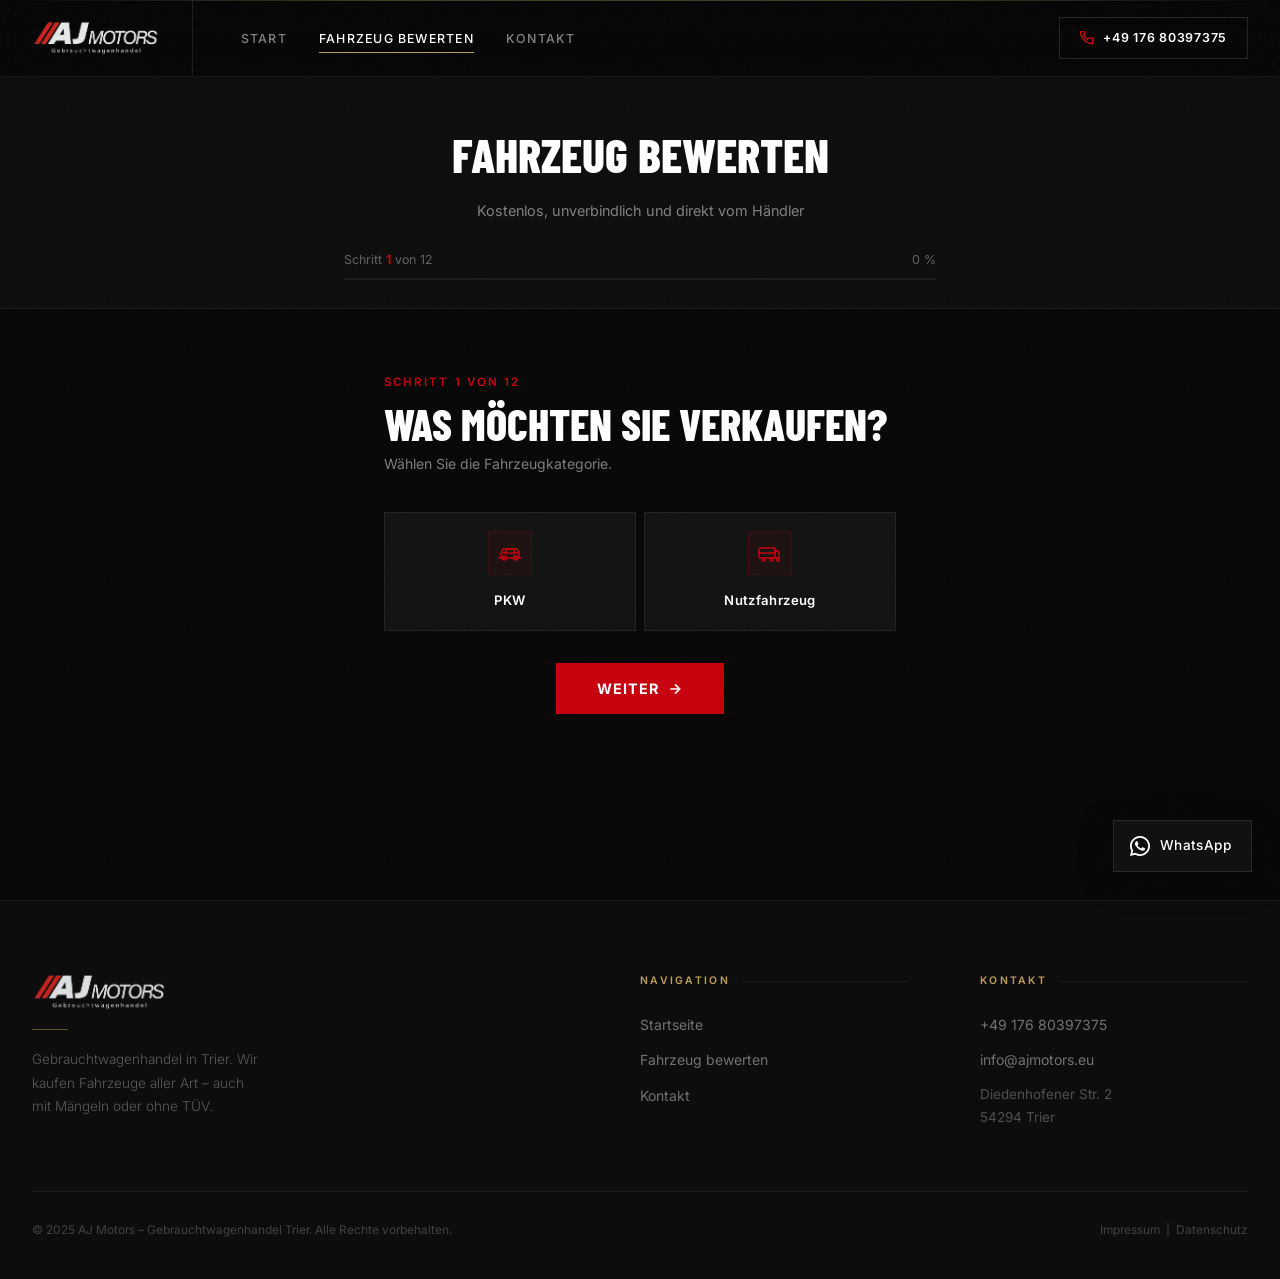
<file: form.html>
<!DOCTYPE html>
<html lang="de">
<head>
  <meta charset="UTF-8">
  <meta name="viewport" content="width=device-width, initial-scale=1.0">
  <title>Fahrzeug bewerten – AJ Motors</title>
  <link rel="preconnect" href="https://fonts.googleapis.com">
  <link rel="preconnect" href="https://fonts.gstatic.com" crossorigin>
  <link href="https://fonts.googleapis.com/css2?family=Barlow+Condensed:ital,wght@0,700;0,800;1,800&family=Inter:wght@400;500;600&display=swap" rel="stylesheet">
  <link rel="stylesheet" href="styles.css">
  <style>
    .opt-badge {
      display: inline-block; font-size: .6rem; font-weight: 700;
      letter-spacing: .14em; text-transform: uppercase;
      background: rgba(191,160,84,.12); border: 1px solid rgba(191,160,84,.35);
      color: #BFA054; padding: 3px 10px; margin-left: 12px;
      vertical-align: middle; position: relative; top: -2px;
    }
    .upload-svg { color: var(--red); margin-bottom: 14px; opacity: 0.7; }
  </style>
</head>
<body>

<!-- ===== NAVBAR ===== -->
<nav class="navbar">
  <div class="nav-inner">
    <a href="index.html" class="nav-logo">
      <img src="public/logo-aj-motors.png" alt="AJ Motors">
    </a>
    <ul class="nav-links">
      <li><a href="index.html">Start</a></li>
      <li><a href="form.html" class="active">Fahrzeug bewerten</a></li>
      <li><a href="contact.html">Kontakt</a></li>
    </ul>
    <a href="tel:+4917680397375" class="nav-phone">
      <svg width="14" height="14" viewBox="0 0 24 24" fill="none" stroke="currentColor" stroke-width="2.5"><path d="M22 16.92v3a2 2 0 01-2.18 2 19.79 19.79 0 01-8.63-3.07A19.5 19.5 0 013.07 9.81 19.79 19.79 0 01.0 1.18 2 2 0 012 0h3a2 2 0 012 1.72c.127.96.361 1.903.7 2.81a2 2 0 01-.45 2.11L6.09 7.91a16 16 0 006 6l1.27-1.27a2 2 0 012.11-.45c.907.339 1.85.573 2.81.7A2 2 0 0122 14.92v2z"></path></svg>
      +49 176 80397375
    </a>
    <button class="nav-toggle" id="navToggle" aria-label="Menü">
      <svg width="22" height="22" viewBox="0 0 24 24" fill="none" stroke="currentColor" stroke-width="2.5"><line x1="3" y1="6" x2="21" y2="6"/><line x1="3" y1="12" x2="21" y2="12"/><line x1="3" y1="18" x2="21" y2="18"/></svg>
    </button>
  </div>
  <div class="nav-mobile" id="navMobile">
    <a href="index.html">Start</a>
    <a href="form.html">Fahrzeug bewerten</a>
    <a href="contact.html">Kontakt</a>
    <a href="tel:+4917680397375">+49 176 80397375</a>
  </div>
</nav>

<!-- ===== FORM PAGE ===== -->
<div class="form-page">

  <div class="form-header">
    <div class="form-title">
      <h1>Fahrzeug bewerten</h1>
      <p>Kostenlos, unverbindlich und direkt vom Händler</p>
    </div>
    <div class="progress-wrap">
      <div class="progress-meta">
        <span>Schritt <strong id="currentStepNum">1</strong> von 12</span>
        <span id="progressPct">0 %</span>
      </div>
      <div class="progress-bar">
        <div class="progress-fill" id="progressFill" style="width:0%"></div>
      </div>
    </div>
  </div>

  <div class="form-body">

    <!-- STEP 1: Fahrzeugart -->
    <div class="form-step active" data-step="1">
      <span class="step-counter">Schritt 1 von 12</span>
      <h2 class="step-q">Was möchten Sie verkaufen?</h2>
      <p class="step-hint">Wählen Sie die Fahrzeugkategorie.</p>
      <div class="opts">
        <div class="opt" data-group="category" data-val="PKW" onclick="selectOpt(this)">
          <div class="opt-ico">
            <svg width="24" height="24" viewBox="0 0 24 24" fill="none" stroke="currentColor" stroke-width="1.5" stroke-linecap="round" stroke-linejoin="round"><path d="M1 17h22M3 17V12l2-4h14l2 4v5"/><path d="M5 12h14"/><path d="M7 12L8.5 8h7l1.5 4"/><circle cx="6.5" cy="17" r="2"/><circle cx="17.5" cy="17" r="2"/></svg>
          </div>
          <span class="opt-lbl">PKW</span>
        </div>
        <div class="opt" data-group="category" data-val="NF" onclick="selectOpt(this)">
          <div class="opt-ico">
            <svg width="24" height="24" viewBox="0 0 24 24" fill="none" stroke="currentColor" stroke-width="1.5" stroke-linecap="round" stroke-linejoin="round"><rect x="1" y="7" width="16" height="10" rx="1"/><path d="M17 9l4 2v6h-4"/><circle cx="5.5" cy="18.5" r="1.5"/><circle cx="13.5" cy="18.5" r="1.5"/><circle cx="20" cy="18.5" r="1.5"/><path d="M1 12h16"/></svg>
          </div>
          <span class="opt-lbl">Nutzfahrzeug</span>
        </div>
      </div>
      <span class="err-msg" id="categoryErr" style="margin-top:10px;display:none;">Bitte wählen Sie eine Fahrzeugkategorie.</span>
      <div class="f-nav" style="margin-top:32px;justify-content:center;">
        <button class="btn-nxt" style="margin-left:0;" onclick="nextStep(1)">
          Weiter <svg width="16" height="16" viewBox="0 0 24 24" fill="none" stroke="currentColor" stroke-width="2.5"><path d="M5 12h14M12 5l7 7-7 7"/></svg>
        </button>
      </div>
    </div>

    <!-- STEP 2: Marke -->
    <div class="form-step" data-step="2">
      <span class="step-counter">Schritt 2 von 12</span>
      <h2 class="step-q">Von welcher Marke ist Ihr Fahrzeug?</h2>
      <p class="step-hint">Wählen Sie die Marke Ihres Fahrzeugs aus der Liste.</p>
      <div class="fg">
        <label for="brand">Fahrzeugmarke</label>
        <select class="fc" id="brand" name="brand">
          <option value="">Marke auswählen …</option>
        </select>
        <span class="err-msg" id="brandErr">Bitte wählen Sie eine Marke aus.</span>
      </div>
      <div class="f-nav">
        <button class="btn-back-f" onclick="prevStep()">
          <svg width="14" height="14" viewBox="0 0 24 24" fill="none" stroke="currentColor" stroke-width="2.5"><path d="M19 12H5M12 19l-7-7 7-7"/></svg>
          Zurück
        </button>
        <button class="btn-nxt" onclick="nextStep(2)">
          Weiter <svg width="16" height="16" viewBox="0 0 24 24" fill="none" stroke="currentColor" stroke-width="2.5"><path d="M5 12h14M12 5l7 7-7 7"/></svg>
        </button>
      </div>
    </div>

    <!-- STEP 3: Modell -->
    <div class="form-step" data-step="3">
      <span class="step-counter">Schritt 3 von 12</span>
      <h2 class="step-q">Welches Modell?</h2>
      <p class="step-hint" id="modelHint">Wählen Sie das Modell Ihres Fahrzeugs.</p>
      <div class="fg">
        <label for="model">Modell</label>
        <select class="fc" id="model" name="model">
          <option value="">Modell auswählen …</option>
        </select>
        <span class="err-msg" id="modelErr">Bitte wählen Sie ein Modell aus.</span>
      </div>
      <div class="f-nav">
        <button class="btn-back-f" onclick="prevStep()">
          <svg width="14" height="14" viewBox="0 0 24 24" fill="none" stroke="currentColor" stroke-width="2.5"><path d="M19 12H5M12 19l-7-7 7-7"/></svg>
          Zurück
        </button>
        <button class="btn-nxt" onclick="nextStep(3)">
          Weiter <svg width="16" height="16" viewBox="0 0 24 24" fill="none" stroke="currentColor" stroke-width="2.5"><path d="M5 12h14M12 5l7 7-7 7"/></svg>
        </button>
      </div>
    </div>

    <!-- STEP 4: Erstzulassung -->
    <div class="form-step" data-step="4">
      <span class="step-counter">Schritt 4 von 12</span>
      <h2 class="step-q">Wann wurde das Fahrzeug erstmals zugelassen?</h2>
      <p class="step-hint">Erstzulassungsjahr aus dem Fahrzeugschein (Feld B).</p>
      <div class="fg">
        <label for="year">Erstzulassung (Jahr)</label>
        <select class="fc" id="year" name="year">
          <option value="">Jahr auswählen …</option>
        </select>
        <span class="err-msg" id="yearErr">Bitte wählen Sie ein Jahr aus.</span>
      </div>
      <div class="f-nav">
        <button class="btn-back-f" onclick="prevStep()">
          <svg width="14" height="14" viewBox="0 0 24 24" fill="none" stroke="currentColor" stroke-width="2.5"><path d="M19 12H5M12 19l-7-7 7-7"/></svg>
          Zurück
        </button>
        <button class="btn-nxt" onclick="nextStep(4)">
          Weiter <svg width="16" height="16" viewBox="0 0 24 24" fill="none" stroke="currentColor" stroke-width="2.5"><path d="M5 12h14M12 5l7 7-7 7"/></svg>
        </button>
      </div>
    </div>

    <!-- STEP 5: Fahrzeugtyp (dynamisch je nach Kategorie) -->
    <div class="form-step" data-step="5">
      <span class="step-counter">Schritt 5 von 12</span>
      <h2 class="step-q">Was für ein Fahrzeugtyp?</h2>
      <p class="step-hint">Wählen Sie die Karosserieform Ihres Fahrzeugs.</p>
      <div class="opts" id="typeOpts"></div>
      <span class="err-msg" id="typeErr" style="margin-top:10px;display:none;">Bitte wählen Sie einen Fahrzeugtyp.</span>
      <div class="f-nav" style="margin-top:32px;">
        <button class="btn-back-f" onclick="prevStep()">
          <svg width="14" height="14" viewBox="0 0 24 24" fill="none" stroke="currentColor" stroke-width="2.5"><path d="M19 12H5M12 19l-7-7 7-7"/></svg>
          Zurück
        </button>
        <button class="btn-nxt" onclick="nextStep(5)">
          Weiter <svg width="16" height="16" viewBox="0 0 24 24" fill="none" stroke="currentColor" stroke-width="2.5"><path d="M5 12h14M12 5l7 7-7 7"/></svg>
        </button>
      </div>
    </div>

    <!-- STEP 6: Kraftstoff -->
    <div class="form-step" data-step="6">
      <span class="step-counter">Schritt 6 von 12</span>
      <h2 class="step-q">Welcher Kraftstoff?</h2>
      <p class="step-hint">Wählen Sie die Antriebsart Ihres Fahrzeugs.</p>
      <div class="opts cols-3">
        <div class="opt" data-group="fuel" data-val="Benzin" onclick="selectOpt(this)">
          <div class="opt-ico">
            <svg width="20" height="20" viewBox="0 0 24 24" fill="none" stroke="currentColor" stroke-width="1.5" stroke-linecap="round" stroke-linejoin="round"><path d="M3 22V6a2 2 0 012-2h6a2 2 0 012 2v16"/><path d="M3 11h10"/><path d="M13 8l3-3 3 3"/><path d="M16 5v8a2 2 0 002 2h0a2 2 0 002-2V9l-2-1"/></svg>
          </div>
          <span class="opt-lbl">Benzin</span>
        </div>
        <div class="opt" data-group="fuel" data-val="Diesel" onclick="selectOpt(this)">
          <div class="opt-ico">
            <svg width="20" height="20" viewBox="0 0 24 24" fill="none" stroke="currentColor" stroke-width="1.5" stroke-linecap="round" stroke-linejoin="round"><ellipse cx="12" cy="8" rx="6" ry="3"/><path d="M6 8v8c0 1.66 2.69 3 6 3s6-1.34 6-3V8"/><path d="M6 12c0 1.66 2.69 3 6 3s6-1.34 6-3"/></svg>
          </div>
          <span class="opt-lbl">Diesel</span>
        </div>
        <div class="opt" data-group="fuel" data-val="Elektro" onclick="selectOpt(this)">
          <div class="opt-ico">
            <svg width="20" height="20" viewBox="0 0 24 24" fill="none" stroke="currentColor" stroke-width="1.5" stroke-linecap="round" stroke-linejoin="round"><polygon points="13 2 3 14 12 14 11 22 21 10 12 10 13 2"/></svg>
          </div>
          <span class="opt-lbl">Elektro</span>
        </div>
        <div class="opt" data-group="fuel" data-val="Hybrid" onclick="selectOpt(this)">
          <div class="opt-ico">
            <svg width="20" height="20" viewBox="0 0 24 24" fill="none" stroke="currentColor" stroke-width="1.5" stroke-linecap="round" stroke-linejoin="round"><rect x="2" y="7" width="20" height="14" rx="2"/><path d="M16 7V5a2 2 0 00-2-2h-4a2 2 0 00-2 2v2"/><line x1="12" y1="12" x2="12" y2="16"/><line x1="10" y1="14" x2="14" y2="14"/></svg>
          </div>
          <span class="opt-lbl">Hybrid</span>
        </div>
        <div class="opt" data-group="fuel" data-val="LPG" onclick="selectOpt(this)">
          <div class="opt-ico">
            <svg width="20" height="20" viewBox="0 0 24 24" fill="none" stroke="currentColor" stroke-width="1.5" stroke-linecap="round" stroke-linejoin="round"><path d="M12 2c0 0-6 5-6 10a6 6 0 0012 0c0-5-6-10-6-10z"/><path d="M12 12c0 0-2.5 2-2.5 4a2.5 2.5 0 005 0c0-2-2.5-4-2.5-4z"/></svg>
          </div>
          <span class="opt-lbl">LPG / Autogas</span>
        </div>
        <div class="opt" data-group="fuel" data-val="Sonstige" onclick="selectOpt(this)">
          <div class="opt-ico">
            <svg width="20" height="20" viewBox="0 0 24 24" fill="none" stroke="currentColor" stroke-width="1.5" stroke-linecap="round" stroke-linejoin="round"><circle cx="12" cy="12" r="10"/><path d="M9.09 9a3 3 0 015.83 1c0 2-3 3-3 3"/><line x1="12" y1="17" x2="12.01" y2="17"/></svg>
          </div>
          <span class="opt-lbl">Sonstige</span>
        </div>
      </div>
      <span class="err-msg" id="fuelErr" style="margin-top:10px;display:none;">Bitte wählen Sie einen Kraftstoff.</span>
      <div class="f-nav" style="margin-top:32px;">
        <button class="btn-back-f" onclick="prevStep()">
          <svg width="14" height="14" viewBox="0 0 24 24" fill="none" stroke="currentColor" stroke-width="2.5"><path d="M19 12H5M12 19l-7-7 7-7"/></svg>
          Zurück
        </button>
        <button class="btn-nxt" onclick="nextStep(6)">
          Weiter <svg width="16" height="16" viewBox="0 0 24 24" fill="none" stroke="currentColor" stroke-width="2.5"><path d="M5 12h14M12 5l7 7-7 7"/></svg>
        </button>
      </div>
    </div>

    <!-- STEP 7: Getriebe -->
    <div class="form-step" data-step="7">
      <span class="step-counter">Schritt 7 von 12</span>
      <h2 class="step-q">Welches Getriebe?</h2>
      <p class="step-hint">Wählen Sie die Getriebart Ihres Fahrzeugs.</p>
      <div class="opts cols-3">
        <div class="opt" data-group="gearbox" data-val="Automatik" onclick="selectOpt(this)">
          <div class="opt-ico">
            <svg width="20" height="20" viewBox="0 0 24 24" fill="none" stroke="currentColor" stroke-width="1.5" stroke-linecap="round" stroke-linejoin="round"><path d="M21 12a9 9 0 11-9-9"/><polyline points="21 3 21 9 15 9"/></svg>
          </div>
          <span class="opt-lbl">Automatik</span>
        </div>
        <div class="opt" data-group="gearbox" data-val="Schaltung" onclick="selectOpt(this)">
          <div class="opt-ico">
            <svg width="20" height="20" viewBox="0 0 24 24" fill="none" stroke="currentColor" stroke-width="1.5" stroke-linecap="round" stroke-linejoin="round"><line x1="4" y1="21" x2="4" y2="14"/><line x1="4" y1="10" x2="4" y2="3"/><line x1="12" y1="21" x2="12" y2="12"/><line x1="12" y1="8" x2="12" y2="3"/><line x1="20" y1="21" x2="20" y2="16"/><line x1="20" y1="12" x2="20" y2="3"/><line x1="1" y1="14" x2="7" y2="14"/><line x1="9" y1="8" x2="15" y2="8"/><line x1="17" y1="16" x2="23" y2="16"/></svg>
          </div>
          <span class="opt-lbl">Schaltgetriebe</span>
        </div>
        <div class="opt" data-group="gearbox" data-val="Halbautomatik" onclick="selectOpt(this)">
          <div class="opt-ico">
            <svg width="20" height="20" viewBox="0 0 24 24" fill="none" stroke="currentColor" stroke-width="1.5" stroke-linecap="round" stroke-linejoin="round"><line x1="4" y1="21" x2="4" y2="14"/><line x1="4" y1="10" x2="4" y2="3"/><line x1="12" y1="21" x2="12" y2="12"/><line x1="12" y1="8" x2="12" y2="3"/><line x1="1" y1="14" x2="7" y2="14"/><line x1="9" y1="8" x2="15" y2="8"/><path d="M17 8l5 4-5 4"/></svg>
          </div>
          <span class="opt-lbl">Halbautomatik</span>
        </div>
      </div>
      <span class="err-msg" id="gearboxErr" style="margin-top:10px;display:none;">Bitte wählen Sie ein Getriebe.</span>
      <div class="f-nav" style="margin-top:32px;">
        <button class="btn-back-f" onclick="prevStep()">
          <svg width="14" height="14" viewBox="0 0 24 24" fill="none" stroke="currentColor" stroke-width="2.5"><path d="M19 12H5M12 19l-7-7 7-7"/></svg>
          Zurück
        </button>
        <button class="btn-nxt" onclick="nextStep(7)">
          Weiter <svg width="16" height="16" viewBox="0 0 24 24" fill="none" stroke="currentColor" stroke-width="2.5"><path d="M5 12h14M12 5l7 7-7 7"/></svg>
        </button>
      </div>
    </div>

    <!-- STEP 8: Leistung in kW -->
    <div class="form-step" data-step="8">
      <span class="step-counter">Schritt 8 von 12</span>
      <h2 class="step-q">Wie viel kW hat Ihr Fahrzeug?</h2>
      <p class="step-hint">Die Leistung in kW finden Sie im Fahrzeugschein unter Punkt P.2.</p>
      <div class="fg">
        <label for="kw">Leistung in kW</label>
        <input type="number" class="fc" id="kw" name="kw" placeholder="z. B. 110" min="1" max="1500">
        <span class="err-msg" id="kwErr">Bitte geben Sie einen gültigen Wert ein.</span>
      </div>
      <div class="f-nav">
        <button class="btn-back-f" onclick="prevStep()">
          <svg width="14" height="14" viewBox="0 0 24 24" fill="none" stroke="currentColor" stroke-width="2.5"><path d="M19 12H5M12 19l-7-7 7-7"/></svg>
          Zurück
        </button>
        <button class="btn-nxt" onclick="nextStep(8)">
          Weiter <svg width="16" height="16" viewBox="0 0 24 24" fill="none" stroke="currentColor" stroke-width="2.5"><path d="M5 12h14M12 5l7 7-7 7"/></svg>
        </button>
      </div>
    </div>

    <!-- STEP 9: Kilometerstand -->
    <div class="form-step" data-step="9">
      <span class="step-counter">Schritt 9 von 12</span>
      <h2 class="step-q">Wie hoch ist der Kilometerstand?</h2>
      <p class="step-hint">Aktueller Tachostand in Kilometern.</p>
      <div class="fg">
        <label for="km">Kilometerstand (km)</label>
        <input type="number" class="fc" id="km" name="km" placeholder="z. B. 85000" min="0" max="9999999">
        <span class="err-msg" id="kmErr">Bitte geben Sie einen gültigen Kilometerstand ein.</span>
      </div>
      <div class="f-nav">
        <button class="btn-back-f" onclick="prevStep()">
          <svg width="14" height="14" viewBox="0 0 24 24" fill="none" stroke="currentColor" stroke-width="2.5"><path d="M19 12H5M12 19l-7-7 7-7"/></svg>
          Zurück
        </button>
        <button class="btn-nxt" onclick="nextStep(9)">
          Weiter <svg width="16" height="16" viewBox="0 0 24 24" fill="none" stroke="currentColor" stroke-width="2.5"><path d="M5 12h14M12 5l7 7-7 7"/></svg>
        </button>
      </div>
    </div>

    <!-- STEP 10: Verkaufszeitpunkt -->
    <div class="form-step" data-step="10">
      <span class="step-counter">Schritt 10 von 12</span>
      <h2 class="step-q">Wann möchten Sie verkaufen?</h2>
      <p class="step-hint">Ihr geplanter Verkaufszeitpunkt hilft uns, Sie besser zu beraten.</p>
      <div class="fg">
        <label for="timing">Verkaufszeitpunkt</label>
        <select class="fc" id="timing" name="timing">
          <option value="">Zeitpunkt auswählen …</option>
          <option value="sofort">So schnell wie möglich</option>
          <option value="1-4wochen">Innerhalb der nächsten 4 Wochen</option>
          <option value="1-3monate">Innerhalb von 1–3 Monaten</option>
          <option value="3monate+">In mehr als 3 Monaten</option>
          <option value="unbekannt">Noch unentschieden</option>
        </select>
        <span class="err-msg" id="timingErr">Bitte wählen Sie einen Zeitpunkt aus.</span>
      </div>
      <div class="f-nav">
        <button class="btn-back-f" onclick="prevStep()">
          <svg width="14" height="14" viewBox="0 0 24 24" fill="none" stroke="currentColor" stroke-width="2.5"><path d="M19 12H5M12 19l-7-7 7-7"/></svg>
          Zurück
        </button>
        <button class="btn-nxt" onclick="nextStep(10)">
          Weiter <svg width="16" height="16" viewBox="0 0 24 24" fill="none" stroke="currentColor" stroke-width="2.5"><path d="M5 12h14M12 5l7 7-7 7"/></svg>
        </button>
      </div>
    </div>

    <!-- STEP 11: Bilder (optional) -->
    <div class="form-step" data-step="11">
      <span class="step-counter">Schritt 11 von 12</span>
      <h2 class="step-q">Fotos Ihres Fahrzeugs <span class="opt-badge">Optional</span></h2>
      <p class="step-hint">Fotos helfen uns, eine genauere Einschätzung zu machen – Sie können diesen Schritt aber auch ohne Upload überspringen.</p>
      <div class="upload" id="uploadArea">
        <input type="file" id="images" name="images" accept="image/*" multiple>
        <div class="upload-svg">
          <svg width="36" height="36" viewBox="0 0 24 24" fill="none" stroke="currentColor" stroke-width="1.5" stroke-linecap="round" stroke-linejoin="round"><path d="M23 19a2 2 0 01-2 2H3a2 2 0 01-2-2V8a2 2 0 012-2h4l2-3h6l2 3h4a2 2 0 012 2z"/><circle cx="12" cy="13" r="4"/></svg>
        </div>
        <h4>Bilder hier ablegen oder klicken</h4>
        <p>JPG, PNG, WEBP – mehrere Dateien möglich (max. 10 MB pro Bild)</p>
      </div>
      <div class="img-preview" id="imgPreview"></div>
      <div class="f-nav">
        <button class="btn-back-f" onclick="prevStep()">
          <svg width="14" height="14" viewBox="0 0 24 24" fill="none" stroke="currentColor" stroke-width="2.5"><path d="M19 12H5M12 19l-7-7 7-7"/></svg>
          Zurück
        </button>
        <button class="btn-nxt" onclick="nextStep(11)">
          Weiter <svg width="16" height="16" viewBox="0 0 24 24" fill="none" stroke="currentColor" stroke-width="2.5"><path d="M5 12h14M12 5l7 7-7 7"/></svg>
        </button>
      </div>
    </div>

    <!-- STEP 12: Kontaktdaten -->
    <div class="form-step" data-step="12">
      <span class="step-counter">Schritt 12 von 12</span>
      <h2 class="step-q">Ihre Kontaktdaten</h2>
      <p class="step-hint">Damit wir uns mit Ihrem persönlichen Angebot bei Ihnen melden können.</p>
      <div class="fg">
        <label for="name">Vor- und Nachname *</label>
        <input type="text" class="fc" id="name" name="name" placeholder="Max Mustermann">
        <span class="err-msg" id="nameErr">Bitte geben Sie Ihren Namen ein.</span>
      </div>
      <div class="fg">
        <label for="phone">Telefonnummer *</label>
        <input type="tel" class="fc" id="phone" name="phone" placeholder="+49 176 12345678">
        <span class="err-msg" id="phoneErr">Bitte geben Sie eine gültige Telefonnummer ein.</span>
      </div>
      <div class="fg">
        <label for="email">E-Mail-Adresse *</label>
        <input type="email" class="fc" id="email" name="email" placeholder="max@beispiel.de">
        <span class="err-msg" id="emailErr">Bitte geben Sie eine gültige E-Mail-Adresse ein.</span>
      </div>
      <p style="font-size:.78rem;color:rgba(255,255,255,.35);margin-top:-8px;">* Pflichtfeld. Ihre Daten werden vertraulich behandelt und nicht an Dritte weitergegeben.</p>
      <div class="f-nav" style="margin-top:32px;">
        <button class="btn-back-f" onclick="prevStep()">
          <svg width="14" height="14" viewBox="0 0 24 24" fill="none" stroke="currentColor" stroke-width="2.5"><path d="M19 12H5M12 19l-7-7 7-7"/></svg>
          Zurück
        </button>
        <button class="btn-nxt" onclick="submitForm()">
          Anfrage absenden
          <svg width="16" height="16" viewBox="0 0 24 24" fill="none" stroke="currentColor" stroke-width="2.5"><path d="M22 2L11 13M22 2l-7 20-4-9-9-4 20-7z"/></svg>
        </button>
      </div>
    </div>

  </div><!-- /form-body -->
</div><!-- /form-page -->

<!-- ===== FOOTER ===== -->
<footer class="footer">
  <div class="container">
    <div class="footer-grid">
      <div class="footer-brand">
        <img src="public/logo-aj-motors.png" alt="AJ Motors">
        <div class="footer-brand-divider"></div>
        <p>Gebrauchtwagenhandel in Trier. Wir kaufen Fahrzeuge aller Art – auch mit Mängeln oder ohne TÜV.</p>
      </div>
      <div class="footer-col">
        <h4>Navigation</h4>
        <ul>
          <li><a href="index.html">Startseite</a></li>
          <li><a href="form.html">Fahrzeug bewerten</a></li>
          <li><a href="contact.html">Kontakt</a></li>
        </ul>
      </div>
      <div class="footer-col">
        <h4>Kontakt</h4>
        <ul>
          <li><a href="tel:+4917680397375">+49 176 80397375</a></li>
          <li><a href="mailto:info@ajmotors.eu">info@ajmotors.eu</a></li>
          <li class="footer-address">Diedenhofener Str. 2<br>54294 Trier</li>
        </ul>
      </div>
    </div>
    <div class="footer-bottom">
      <p>© 2025 AJ Motors – Gebrauchtwagenhandel Trier. Alle Rechte vorbehalten.</p>
      <p><a href="impressum.html">Impressum</a> &nbsp;|&nbsp; <a href="datenschutz.html">Datenschutz</a></p>
    </div>
  </div>
</footer>

<script>
  /* ---- State ---- */
  const TOTAL = 12;
  let current = 1;
  const formData = {};

  /* ---- PKW brands & models ---- */
  const brandsPKW = ['Abarth','Alfa Romeo','Aston Martin','Audi','Bentley','BMW','Chevrolet','Chrysler','Citroën','CUPRA','Dacia','DS','Ferrari','Fiat','Ford','Genesis','Honda','Hyundai','Infiniti','Jaguar','Jeep','Kia','Lamborghini','Land Rover','Lancia','Lexus','Maserati','Mazda','Mercedes-Benz','MG','MINI','Mitsubishi','Nissan','Opel','Peugeot','Porsche','Renault','Rolls-Royce','Saab','SEAT','Skoda','Smart','Subaru','Suzuki','Tesla','Toyota','Volkswagen','Volvo','Sonstige'];

  const modelsPKW = {
    'Abarth':        ['500','595','695','124 Spider','Punto','Sonstiges'],
    'Alfa Romeo':    ['Giulia','Stelvio','Giulietta','Mito','156','159','Brera','Spider','Tonale','Sonstiges'],
    'Aston Martin':  ['DB11','Vantage','DBS Superleggera','DBX','Sonstiges'],
    'Audi':          ['A1','A3','A4','A5','A6','A7','A8','Q2','Q3','Q3 Sportback','Q4 e-tron','Q5','Q5 Sportback','Q7','Q8','Q8 e-tron','TT','R8','e-tron GT','RS3','RS4','RS5','RS6','RS7','S3','S4','S5','SQ5','SQ7','SQ8','Sonstiges'],
    'Bentley':       ['Continental GT','Flying Spur','Bentayga','Mulsanne','Sonstiges'],
    'BMW':           ['1er','2er','3er','4er','5er','6er','7er','8er','X1','X2','X3','X4','X5','X6','X7','Z4','i3','i4','i5','i7','iX','iX1','iX3','M2','M3','M4','M5','M8','Sonstiges'],
    'Chevrolet':     ['Camaro','Corvette','Tahoe','Captiva','Aveo','Cruze','Sonstiges'],
    'Chrysler':      ['300C','Grand Voyager','Crossfire','PT Cruiser','Sonstiges'],
    'Citroën':       ['C1','C3','C3 Aircross','C4','C4 X','C5 Aircross','C5 X','Berlingo','Sonstiges'],
    'CUPRA':         ['Born','Formentor','Ateca','Leon','Terramar','Sonstiges'],
    'Dacia':         ['Sandero','Logan','Duster','Jogger','Spring','Bigster','Sonstiges'],
    'DS':            ['DS 3','DS 4','DS 7','DS 9','Sonstiges'],
    'Ferrari':       ['F8 Tributo','Roma','SF90 Stradale','296 GTB','812 Superfast','Portofino','Purosangue','Sonstiges'],
    'Fiat':          ['500','500e','500C','Panda','Tipo','500X','500L','Bravo','Sonstiges'],
    'Ford':          ['Fiesta','Focus','Puma','Kuga','EcoSport','Mustang','Mustang Mach-E','S-MAX','Galaxy','Explorer','Sonstiges'],
    'Genesis':       ['G70','G80','G90','GV60','GV70','GV80','Sonstiges'],
    'Honda':         ['Civic','Accord','HR-V','CR-V','Jazz','ZR-V','e','e:Ny1','NSX','Sonstiges'],
    'Hyundai':       ['i10','i20','i30','Tucson','Santa Fe','Kona','Ioniq 5','Ioniq 6','Nexo','Sonstiges'],
    'Infiniti':      ['Q30','Q50','Q60','QX30','QX50','QX70','Sonstiges'],
    'Jaguar':        ['XE','XF','XJ','F-Type','E-Pace','F-Pace','I-Pace','Sonstiges'],
    'Jeep':          ['Compass','Renegade','Cherokee','Grand Cherokee','Wrangler','Gladiator','Avenger','Sonstiges'],
    'Kia':           ['Picanto','Rio','Ceed','Pro Ceed','Xceed','Sportage','Sorento','Stinger','EV6','EV9','Niro','Sonstiges'],
    'Lamborghini':   ['Huracán','Urus','Revuelto','Sonstiges'],
    'Land Rover':    ['Defender','Discovery','Discovery Sport','Range Rover','Range Rover Sport','Range Rover Evoque','Range Rover Velar','Freelander','Sonstiges'],
    'Lancia':        ['Ypsilon','Delta','Sonstiges'],
    'Lexus':         ['UX','NX','RX','GX','LX','IS','ES','LS','LC','RC','Sonstiges'],
    'Maserati':      ['Ghibli','Quattroporte','Levante','GranTurismo','Grecale','Sonstiges'],
    'Mazda':         ['Mazda2','Mazda3','Mazda6','CX-3','CX-30','CX-5','CX-60','CX-90','MX-5','MX-30','Sonstiges'],
    'Mercedes-Benz': ['A-Klasse','B-Klasse','C-Klasse','E-Klasse','S-Klasse','GLA','GLB','GLC','GLE','GLS','CLA','CLS','EQA','EQB','EQC','EQE','EQS','AMG GT','SL','G-Klasse','Sonstiges'],
    'MG':            ['MG3','MG4','MG5','ZS','HS','EHS','Marvel R','Sonstiges'],
    'MINI':          ['Cooper','Countryman','Clubman','Cabrio','Paceman','Aceman','John Cooper Works','Sonstiges'],
    'Mitsubishi':    ['Colt','Eclipse Cross','Outlander','ASX','L200','Sonstiges'],
    'Nissan':        ['Micra','Juke','Qashqai','X-Trail','Leaf','Ariya','GT-R','370Z','Sonstiges'],
    'Opel':          ['Corsa','Astra','Insignia','Mokka','Crossland','Grandland','Zafira','Sonstiges'],
    'Peugeot':       ['108','208','308','408','508','2008','3008','5008','e-208','e-308','Sonstiges'],
    'Porsche':       ['911','Cayenne','Macan','Panamera','Taycan','718 Boxster','718 Cayman','Sonstiges'],
    'Renault':       ['Clio','Megane','Captur','Kadjar','Arkana','Zoe','Megane E-Tech','Austral','Rafale','Sonstiges'],
    'Rolls-Royce':   ['Ghost','Phantom','Wraith','Dawn','Cullinan','Spectre','Sonstiges'],
    'Saab':          ['9-3','9-5','9-7X','Sonstiges'],
    'SEAT':          ['Ibiza','Leon','Arona','Ateca','Tarraco','Alhambra','Sonstiges'],
    'Skoda':         ['Fabia','Scala','Octavia','Superb','Kamiq','Karoq','Kodiaq','Enyaq','Sonstiges'],
    'Smart':         ['fortwo','forfour','#1','#3','Sonstiges'],
    'Subaru':        ['Impreza','Legacy','Outback','Forester','XV','BRZ','Sonstiges'],
    'Suzuki':        ['Swift','Ignis','Vitara','S-Cross','Jimny','Across','Sonstiges'],
    'Tesla':         ['Model S','Model 3','Model X','Model Y','Cybertruck','Sonstiges'],
    'Toyota':        ['Yaris','Corolla','Camry','RAV4','C-HR','GR86','Highlander','Land Cruiser','Prius','bZ4X','Sonstiges'],
    'Volkswagen':    ['Polo','Golf','Passat','Tiguan','T-Roc','T-Cross','Touareg','Touran','ID.3','ID.4','ID.5','ID.7','Arteon','Taigo','Sonstiges'],
    'Volvo':         ['V40','V60','V90','S60','S90','XC40','XC60','XC90','C40','EX30','EX90','Sonstiges'],
    'Sonstige':      ['Sonstiges Modell'],
  };

  /* ---- Nutzfahrzeug brands & models ---- */
  const brandsNF = ['Citroën','Fiat','Ford','Iveco','MAN','Mercedes-Benz','Nissan','Opel','Peugeot','Renault','Toyota','Volkswagen','Sonstige'];

  const modelsNF = {
    'Citroën':       ['Berlingo','Jumpy / Dispatch','Relay / Jumper','SpaceTourer','Sonstiges'],
    'Fiat':          ['Fiorino','Doblo','Scudo','Ducato','Sonstiges'],
    'Ford':          ['Transit Connect','Transit Custom','Transit','Ranger','Sonstiges'],
    'Iveco':         ['Daily 3,5t','Daily 5t','Daily 7t','Sonstiges'],
    'MAN':           ['TGE','Sonstiges'],
    'Mercedes-Benz': ['Citan','V-Klasse','Vito','Viano','Sprinter 3,5t','Sprinter 5t','Sonstiges'],
    'Nissan':        ['NV200','NV300','NV400','Navara','Sonstiges'],
    'Opel':          ['Combo','Vivaro','Movano','Sonstiges'],
    'Peugeot':       ['Partner','Expert','Boxer','Sonstiges'],
    'Renault':       ['Kangoo','Trafic','Master','Sonstiges'],
    'Toyota':        ['Proace City','Proace','Hilux','Sonstiges'],
    'Volkswagen':    ['Caddy','Transporter T5','Transporter T6','Transporter T6.1','Crafter','Amarok','Sonstiges'],
    'Sonstige':      ['Sonstiges Modell'],
  };

  /* ---- Type options by category ---- */
  const typeOptsPKW = `
    <div class="opt" data-group="type" data-val="SUV" onclick="selectOpt(this)">
      <div class="opt-ico"><svg width="22" height="22" viewBox="0 0 24 24" fill="none" stroke="currentColor" stroke-width="1.5" stroke-linecap="round" stroke-linejoin="round"><path d="M1 17h22M4 17V9l3-5h10l3 5v8"/><path d="M4 9h16"/><circle cx="7.5" cy="17" r="2"/><circle cx="16.5" cy="17" r="2"/></svg></div>
      <span class="opt-lbl">SUV / Geländewagen</span>
    </div>
    <div class="opt" data-group="type" data-val="Limousine" onclick="selectOpt(this)">
      <div class="opt-ico"><svg width="22" height="22" viewBox="0 0 24 24" fill="none" stroke="currentColor" stroke-width="1.5" stroke-linecap="round" stroke-linejoin="round"><path d="M1 17h22M3 17V12l2-4h14l2 4v5"/><path d="M5 12h14"/><path d="M7 12L8.5 8h7l1.5 4"/><circle cx="6.5" cy="17" r="2"/><circle cx="17.5" cy="17" r="2"/></svg></div>
      <span class="opt-lbl">Limousine</span>
    </div>
    <div class="opt" data-group="type" data-val="Kombi" onclick="selectOpt(this)">
      <div class="opt-ico"><svg width="22" height="22" viewBox="0 0 24 24" fill="none" stroke="currentColor" stroke-width="1.5" stroke-linecap="round" stroke-linejoin="round"><path d="M1 17h22M3 17V12l2-5h12l4 5v5"/><path d="M5 12h14"/><path d="M7 12L8 7h7l2 5"/><circle cx="6.5" cy="17" r="2"/><circle cx="17.5" cy="17" r="2"/></svg></div>
      <span class="opt-lbl">Kombi</span>
    </div>
    <div class="opt" data-group="type" data-val="Hatchback" onclick="selectOpt(this)">
      <div class="opt-ico"><svg width="22" height="22" viewBox="0 0 24 24" fill="none" stroke="currentColor" stroke-width="1.5" stroke-linecap="round" stroke-linejoin="round"><path d="M1 17h22M3 17V13l3-6h11l4 6v4"/><path d="M6 13h12"/><circle cx="7" cy="17" r="2"/><circle cx="17" cy="17" r="2"/></svg></div>
      <span class="opt-lbl">Hatchback</span>
    </div>
    <div class="opt" data-group="type" data-val="Cabriolet" onclick="selectOpt(this)">
      <div class="opt-ico"><svg width="22" height="22" viewBox="0 0 24 24" fill="none" stroke="currentColor" stroke-width="1.5" stroke-linecap="round" stroke-linejoin="round"><path d="M1 17h22M3 17v-4l3-4h9l3 2h3v6"/><path d="M6 13h9"/><circle cx="7" cy="17" r="2"/><circle cx="17" cy="17" r="2"/></svg></div>
      <span class="opt-lbl">Cabriolet / Coupé</span>
    </div>
    <div class="opt" data-group="type" data-val="Van" onclick="selectOpt(this)">
      <div class="opt-ico"><svg width="22" height="22" viewBox="0 0 24 24" fill="none" stroke="currentColor" stroke-width="1.5" stroke-linecap="round" stroke-linejoin="round"><rect x="1" y="7" width="16" height="10" rx="1"/><path d="M17 9l4 2v6h-4"/><circle cx="5.5" cy="18.5" r="1.5"/><circle cx="13.5" cy="18.5" r="1.5"/><circle cx="20" cy="18.5" r="1.5"/><path d="M1 12h16"/></svg></div>
      <span class="opt-lbl">Van / Minivan</span>
    </div>`;

  const typeOptsNF = `
    <div class="opt" data-group="type" data-val="Transporter" onclick="selectOpt(this)">
      <div class="opt-ico"><svg width="22" height="22" viewBox="0 0 24 24" fill="none" stroke="currentColor" stroke-width="1.5" stroke-linecap="round" stroke-linejoin="round"><rect x="1" y="7" width="16" height="10" rx="1"/><path d="M17 9l4 2v6h-4"/><circle cx="5.5" cy="18.5" r="1.5"/><circle cx="13.5" cy="18.5" r="1.5"/><circle cx="20" cy="18.5" r="1.5"/><path d="M1 12h16"/></svg></div>
      <span class="opt-lbl">Transporter</span>
    </div>
    <div class="opt" data-group="type" data-val="Kastenwagen" onclick="selectOpt(this)">
      <div class="opt-ico"><svg width="22" height="22" viewBox="0 0 24 24" fill="none" stroke="currentColor" stroke-width="1.5" stroke-linecap="round" stroke-linejoin="round"><rect x="1" y="6" width="18" height="12" rx="1"/><path d="M19 9l3 2v5h-3"/><circle cx="5" cy="19" r="1.5"/><circle cx="14" cy="19" r="1.5"/><circle cx="21" cy="19" r="1.5"/></svg></div>
      <span class="opt-lbl">Kastenwagen</span>
    </div>
    <div class="opt" data-group="type" data-val="Pritsche" onclick="selectOpt(this)">
      <div class="opt-ico"><svg width="22" height="22" viewBox="0 0 24 24" fill="none" stroke="currentColor" stroke-width="1.5" stroke-linecap="round" stroke-linejoin="round"><rect x="1" y="12" width="22" height="5" rx="1"/><path d="M3 12V9a2 2 0 012-2h6v5"/><circle cx="6" cy="18.5" r="1.5"/><circle cx="18" cy="18.5" r="1.5"/></svg></div>
      <span class="opt-lbl">Pritsche / Kipper</span>
    </div>
    <div class="opt" data-group="type" data-val="Pickup" onclick="selectOpt(this)">
      <div class="opt-ico"><svg width="22" height="22" viewBox="0 0 24 24" fill="none" stroke="currentColor" stroke-width="1.5" stroke-linecap="round" stroke-linejoin="round"><path d="M1 17h22M3 17V12l2-4h7v4H3"/><path d="M12 8h6l3 4v5h-9V8z"/><circle cx="6.5" cy="17" r="2"/><circle cx="18.5" cy="17" r="2"/></svg></div>
      <span class="opt-lbl">Pickup</span>
    </div>
    <div class="opt" data-group="type" data-val="Kleinbus" onclick="selectOpt(this)">
      <div class="opt-ico"><svg width="22" height="22" viewBox="0 0 24 24" fill="none" stroke="currentColor" stroke-width="1.5" stroke-linecap="round" stroke-linejoin="round"><path d="M1 17h22M2 17V9a2 2 0 012-2h16a2 2 0 012 2v8"/><path d="M2 12h20"/><line x1="7" y1="9" x2="7" y2="12"/><line x1="12" y1="9" x2="12" y2="12"/><line x1="17" y1="9" x2="17" y2="12"/><circle cx="6.5" cy="17" r="2"/><circle cx="17.5" cy="17" r="2"/></svg></div>
      <span class="opt-lbl">Kleinbus</span>
    </div>`;

  /* ---- Render brand dropdown based on category ---- */
  function renderBrands() {
    const sel = document.getElementById('brand');
    const list = formData.category === 'NF' ? brandsNF : brandsPKW;
    sel.innerHTML = '<option value="">Marke auswählen …</option>';
    list.forEach(b => {
      const o = document.createElement('option');
      o.value = b; o.textContent = b;
      sel.appendChild(o);
    });
    document.getElementById('model').innerHTML = '<option value="">Modell auswählen …</option>';
    formData.brand = null;
  }

  /* ---- Render type options based on category ---- */
  function renderTypeOpts() {
    const container = document.getElementById('typeOpts');
    container.innerHTML = formData.category === 'NF' ? typeOptsNF : typeOptsPKW;
    formData.type = null;
  }

  /* ---- Progress ---- */
  function updateProgress(step) {
    const pct = Math.round(((step - 1) / (TOTAL - 1)) * 100);
    document.getElementById('progressFill').style.width = pct + '%';
    document.getElementById('currentStepNum').textContent = step;
    document.getElementById('progressPct').textContent = pct + ' %';
  }

  /* ---- Show step ---- */
  function showStep(step) {
    document.querySelectorAll('.form-step').forEach(s => s.classList.remove('active'));
    document.querySelector('[data-step="' + step + '"]').classList.add('active');
    updateProgress(step);
    window.scrollTo({ top: 0, behavior: 'smooth' });
  }

  /* ---- Option cards ---- */
  function selectOpt(el) {
    const group = el.dataset.group;
    document.querySelectorAll('[data-group="' + group + '"]').forEach(o => o.classList.remove('sel'));
    el.classList.add('sel');
    formData[group] = el.dataset.val;
  }

  /* ---- Validate ---- */
  function validate(step) {
    let ok = true;
    const clear = id => { const e = document.getElementById(id); if(e) e.style.display = 'none'; };
    const show  = id => { const e = document.getElementById(id); if(e) e.style.display = 'block'; };

    if (step === 1) {
      if (!formData.category) { show('categoryErr'); ok = false; } else clear('categoryErr');
    }
    if (step === 2) {
      const v = document.getElementById('brand').value;
      if (!v) { show('brandErr'); ok = false; } else clear('brandErr');
    }
    if (step === 3) {
      const v = document.getElementById('model').value;
      if (!v) { show('modelErr'); ok = false; } else clear('modelErr');
    }
    if (step === 4) {
      const v = document.getElementById('year').value;
      if (!v) { show('yearErr'); ok = false; } else clear('yearErr');
    }
    if (step === 5) {
      if (!formData.type) { show('typeErr'); ok = false; } else clear('typeErr');
    }
    if (step === 6) {
      if (!formData.fuel) { show('fuelErr'); ok = false; } else clear('fuelErr');
    }
    if (step === 7) {
      if (!formData.gearbox) { show('gearboxErr'); ok = false; } else clear('gearboxErr');
    }
    if (step === 8) {
      const v = document.getElementById('kw').value;
      if (!v || v < 1) { document.getElementById('kw').classList.add('err'); show('kwErr'); ok = false; }
      else { document.getElementById('kw').classList.remove('err'); clear('kwErr'); }
    }
    if (step === 9) {
      const v = document.getElementById('km').value;
      if (v === '' || v < 0) { document.getElementById('km').classList.add('err'); show('kmErr'); ok = false; }
      else { document.getElementById('km').classList.remove('err'); clear('kmErr'); }
    }
    if (step === 10) {
      const v = document.getElementById('timing').value;
      if (!v) { show('timingErr'); ok = false; } else clear('timingErr');
    }
    if (step === 12) {
      const name  = document.getElementById('name').value.trim();
      const phone = document.getElementById('phone').value.trim();
      const email = document.getElementById('email').value.trim();
      if (!name)  { document.getElementById('name').classList.add('err');  show('nameErr');  ok = false; } else { document.getElementById('name').classList.remove('err');  clear('nameErr');  }
      if (!phone) { document.getElementById('phone').classList.add('err'); show('phoneErr'); ok = false; } else { document.getElementById('phone').classList.remove('err'); clear('phoneErr'); }
      if (!email || !email.includes('@')) { document.getElementById('email').classList.add('err'); show('emailErr'); ok = false; } else { document.getElementById('email').classList.remove('err'); clear('emailErr'); }
    }
    return ok;
  }

  /* ---- Next ---- */
  function nextStep(step) {
    if (!validate(step)) return;
    if (step === 1) {
      renderBrands();
    }
    if (step === 2) {
      const brand = document.getElementById('brand').value;
      const modelDb = formData.category === 'NF' ? modelsNF : modelsPKW;
      const sel = document.getElementById('model');
      sel.innerHTML = '<option value="">Modell auswählen …</option>';
      (modelDb[brand] || ['Sonstiges']).forEach(m => {
        const o = document.createElement('option');
        o.value = m; o.textContent = m;
        sel.appendChild(o);
      });
      document.getElementById('modelHint').textContent = 'Wählen Sie das Modell Ihres ' + brand + '.';
      formData.brand = brand;
    }
    if (step === 4) {
      renderTypeOpts();
    }
    current = step + 1;
    showStep(current);
  }

  /* ---- Prev ---- */
  function prevStep() {
    if (current > 1) { current--; showStep(current); }
  }

  /* ---- Submit ---- */
  function submitForm() {
    if (!validate(12)) return;
    window.location.href = 'success.html';
  }

  /* ---- Year dropdown ---- */
  (function populateYears() {
    const sel = document.getElementById('year');
    const now = new Date().getFullYear();
    for (let y = now; y >= 1990; y--) {
      const o = document.createElement('option');
      o.value = y; o.textContent = y;
      sel.appendChild(o);
    }
  })();

  /* ---- Image preview ---- */
  document.getElementById('images').addEventListener('change', function() {
    const preview = document.getElementById('imgPreview');
    preview.innerHTML = '';
    Array.from(this.files).slice(0, 12).forEach(file => {
      const reader = new FileReader();
      reader.onload = e => {
        const img = document.createElement('img');
        img.src = e.target.result;
        img.alt = file.name;
        preview.appendChild(img);
      };
      reader.readAsDataURL(file);
    });
  });

  /* ---- Mobile nav ---- */
  document.getElementById('navToggle').addEventListener('click', () => {
    document.getElementById('navMobile').classList.toggle('open');
  });
  window.addEventListener('scroll', () => {
    const m = document.getElementById('navMobile');
    if (m.classList.contains('open')) m.classList.remove('open');
  }, { passive: true });

  /* ---- Init ---- */
  updateProgress(1);
</script>

<a href="https://wa.me/4917680397375" class="wa-btn" id="waBtn" target="_blank" rel="noopener" aria-label="WhatsApp schreiben">
  <svg xmlns="http://www.w3.org/2000/svg" width="20" height="20" viewBox="0 0 24 24" fill="currentColor"><path d="M17.472 14.382c-.297-.149-1.758-.867-2.03-.967-.273-.099-.471-.148-.67.15-.197.297-.767.966-.94 1.164-.173.199-.347.223-.644.075-.297-.15-1.255-.463-2.39-1.475-.883-.788-1.48-1.761-1.653-2.059-.173-.297-.018-.458.13-.606.134-.133.298-.347.446-.52.149-.174.198-.298.298-.497.099-.198.05-.371-.025-.52-.075-.149-.669-1.612-.916-2.207-.242-.579-.487-.5-.669-.51-.173-.008-.371-.01-.57-.01-.198 0-.52.074-.792.372-.272.297-1.04 1.016-1.04 2.479 0 1.462 1.065 2.875 1.213 3.074.149.198 2.096 3.2 5.077 4.487.709.306 1.262.489 1.694.625.712.227 1.36.195 1.871.118.571-.085 1.758-.719 2.006-1.413.248-.694.248-1.289.173-1.413-.074-.124-.272-.198-.57-.347z"/><path d="M12 0C5.373 0 0 5.373 0 12c0 2.116.549 4.104 1.508 5.836L0 24l6.335-1.482A11.945 11.945 0 0012 24c6.627 0 12-5.373 12-12S18.627 0 12 0zm0 21.818a9.818 9.818 0 01-5.003-1.366l-.36-.214-3.724.871.938-3.63-.235-.374A9.818 9.818 0 012.182 12C2.182 6.57 6.57 2.182 12 2.182c5.431 0 9.818 4.388 9.818 9.818 0 5.431-4.387 9.818-9.818 9.818z"/></svg>
  WhatsApp
</a>
<script>
  const waBtn = document.getElementById('waBtn');
  const footerBottom = document.querySelector('.footer-bottom');
  if (waBtn && footerBottom) {
    new IntersectionObserver(([e]) => waBtn.classList.toggle('hidden', e.isIntersecting)).observe(footerBottom);
  }
</script>
</body>
</html>
</file>
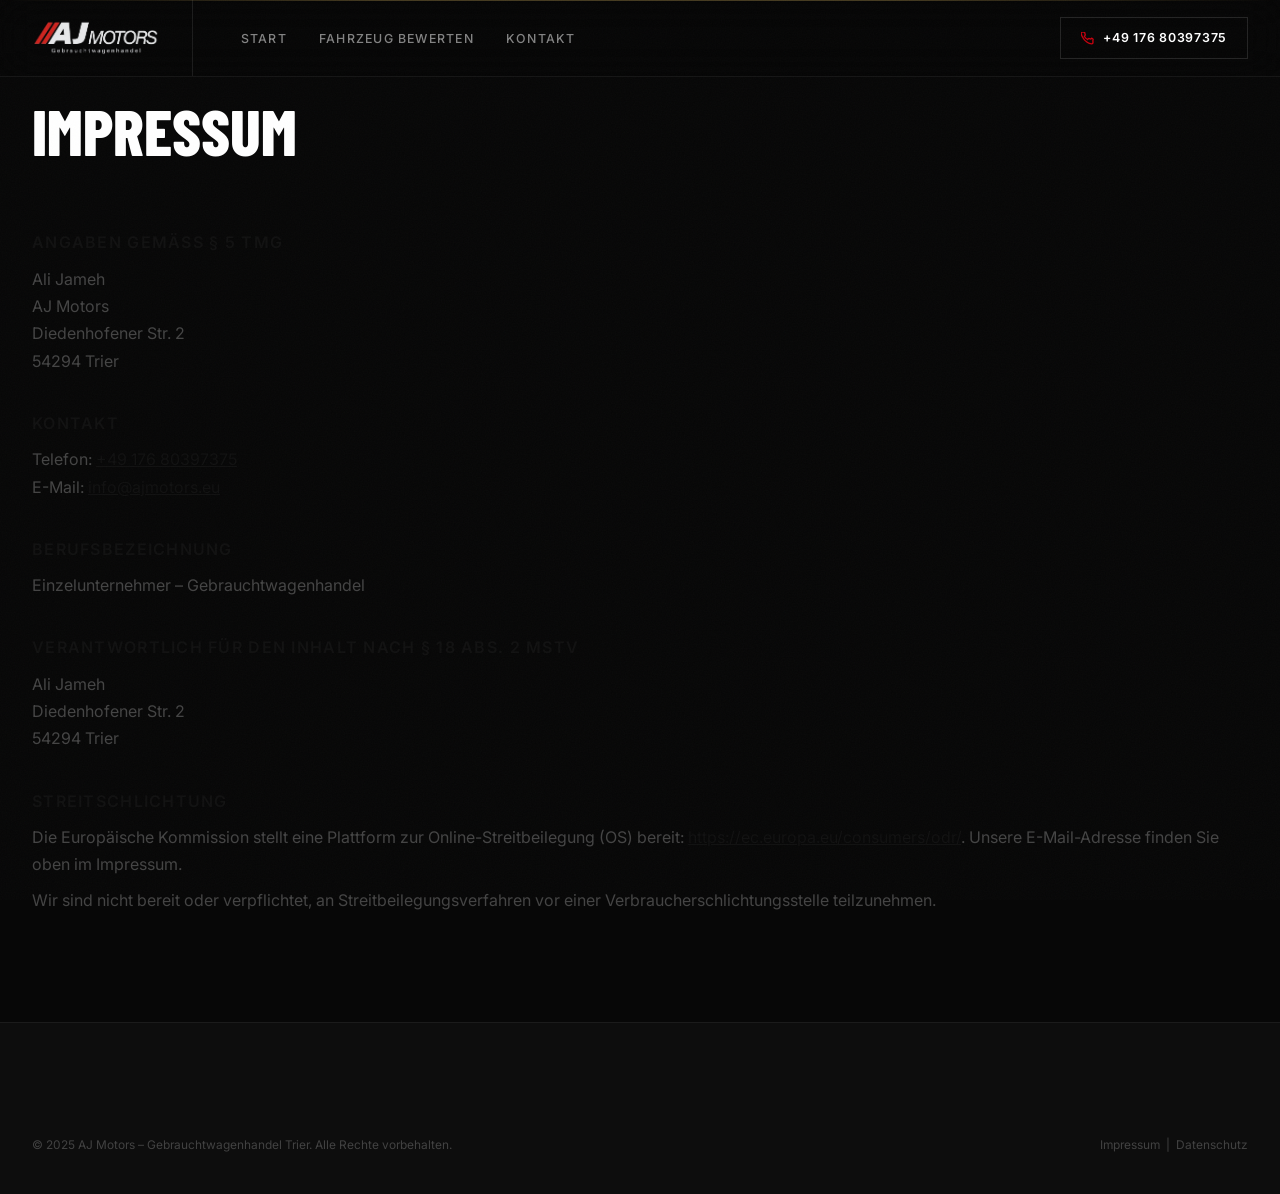
<file: impressum.html>
<!DOCTYPE html>
<html lang="de">
<head>
  <meta charset="UTF-8">
  <meta name="viewport" content="width=device-width, initial-scale=1.0">
  <title>Impressum – AJ Motors</title>
  <link rel="preconnect" href="https://fonts.googleapis.com">
  <link rel="preconnect" href="https://fonts.gstatic.com" crossorigin>
  <link href="https://fonts.googleapis.com/css2?family=Barlow+Condensed:ital,wght@0,300;0,600;0,700;0,800;1,700;1,800&family=Inter:wght@300;400;500;600&display=swap" rel="stylesheet">
  <link rel="stylesheet" href="styles.css">
</head>
<body>

<nav class="navbar">
  <div class="nav-inner">
    <a href="index.html" class="nav-logo">
      <img src="public/logo-aj-motors.png" alt="AJ Motors">
    </a>
    <ul class="nav-links">
      <li><a href="index.html">Start</a></li>
      <li><a href="form.html">Fahrzeug bewerten</a></li>
      <li><a href="contact.html">Kontakt</a></li>
    </ul>
    <a href="tel:+4917680397375" class="nav-phone">
      <svg width="13" height="13" viewBox="0 0 24 24" fill="none" stroke="currentColor" stroke-width="2.5"><path d="M22 16.92v3a2 2 0 01-2.18 2 19.79 19.79 0 01-8.63-3.07A19.5 19.5 0 013.07 9.81 19.79 19.79 0 01.0 1.18 2 2 0 012 0h3a2 2 0 012 1.72c.127.96.361 1.903.7 2.81a2 2 0 01-.45 2.11L6.09 7.91a16 16 0 006 6l1.27-1.27a2 2 0 012.11-.45c.907.339 1.85.573 2.81.7A2 2 0 0122 14.92v2z"></path></svg>
      +49 176 80397375
    </a>
    <button class="nav-toggle" id="navToggle" aria-label="Menü öffnen">
      <svg width="20" height="20" viewBox="0 0 24 24" fill="none" stroke="currentColor" stroke-width="2"><line x1="3" y1="6" x2="21" y2="6"/><line x1="3" y1="12" x2="21" y2="12"/><line x1="3" y1="18" x2="21" y2="18"/></svg>
    </button>
  </div>
  <div class="nav-mobile" id="navMobile">
    <a href="index.html">Start</a>
    <a href="form.html">Fahrzeug bewerten</a>
    <a href="contact.html">Kontakt</a>
    <a href="tel:+4917680397375">+49 176 80397375</a>
  </div>
</nav>

<section class="legal-page">
  <div class="container">
    <h1 class="legal-title">Impressum</h1>

    <h2>Angaben gemäß § 5 TMG</h2>
    <p>
      Ali Jameh<br>
      AJ Motors<br>
      Diedenhofener Str. 2<br>
      54294 Trier
    </p>

    <h2>Kontakt</h2>
    <p>
      Telefon: <a href="tel:+4917680397375">+49 176 80397375</a><br>
      E-Mail: <a href="mailto:info@ajmotors.eu">info@ajmotors.eu</a>
    </p>

    <h2>Berufsbezeichnung</h2>
    <p>Einzelunternehmer – Gebrauchtwagenhandel</p>

    <h2>Verantwortlich für den Inhalt nach § 18 Abs. 2 MStV</h2>
    <p>
      Ali Jameh<br>
      Diedenhofener Str. 2<br>
      54294 Trier
    </p>

    <h2>Streitschlichtung</h2>
    <p>Die Europäische Kommission stellt eine Plattform zur Online-Streitbeilegung (OS) bereit: <a href="https://ec.europa.eu/consumers/odr/" target="_blank" rel="noopener">https://ec.europa.eu/consumers/odr/</a>. Unsere E-Mail-Adresse finden Sie oben im Impressum.</p>
    <p>Wir sind nicht bereit oder verpflichtet, an Streitbeilegungsverfahren vor einer Verbraucherschlichtungsstelle teilzunehmen.</p>
  </div>
</section>

<footer class="footer">
  <div class="container">
    <div class="footer-bottom" style="border-top: none; padding-top: 40px;">
      <p>© 2025 AJ Motors – Gebrauchtwagenhandel Trier. Alle Rechte vorbehalten.</p>
      <p><a href="impressum.html">Impressum</a> &nbsp;|&nbsp; <a href="datenschutz.html">Datenschutz</a></p>
    </div>
  </div>
</footer>

<script>
  document.getElementById('navToggle').addEventListener('click', () => {
    const open = document.getElementById('navMobile').classList.toggle('open');
    document.getElementById('navToggle').setAttribute('aria-label', open ? 'Menü schließen' : 'Menü öffnen');
  });
</script>
</body>
</html>
</file>
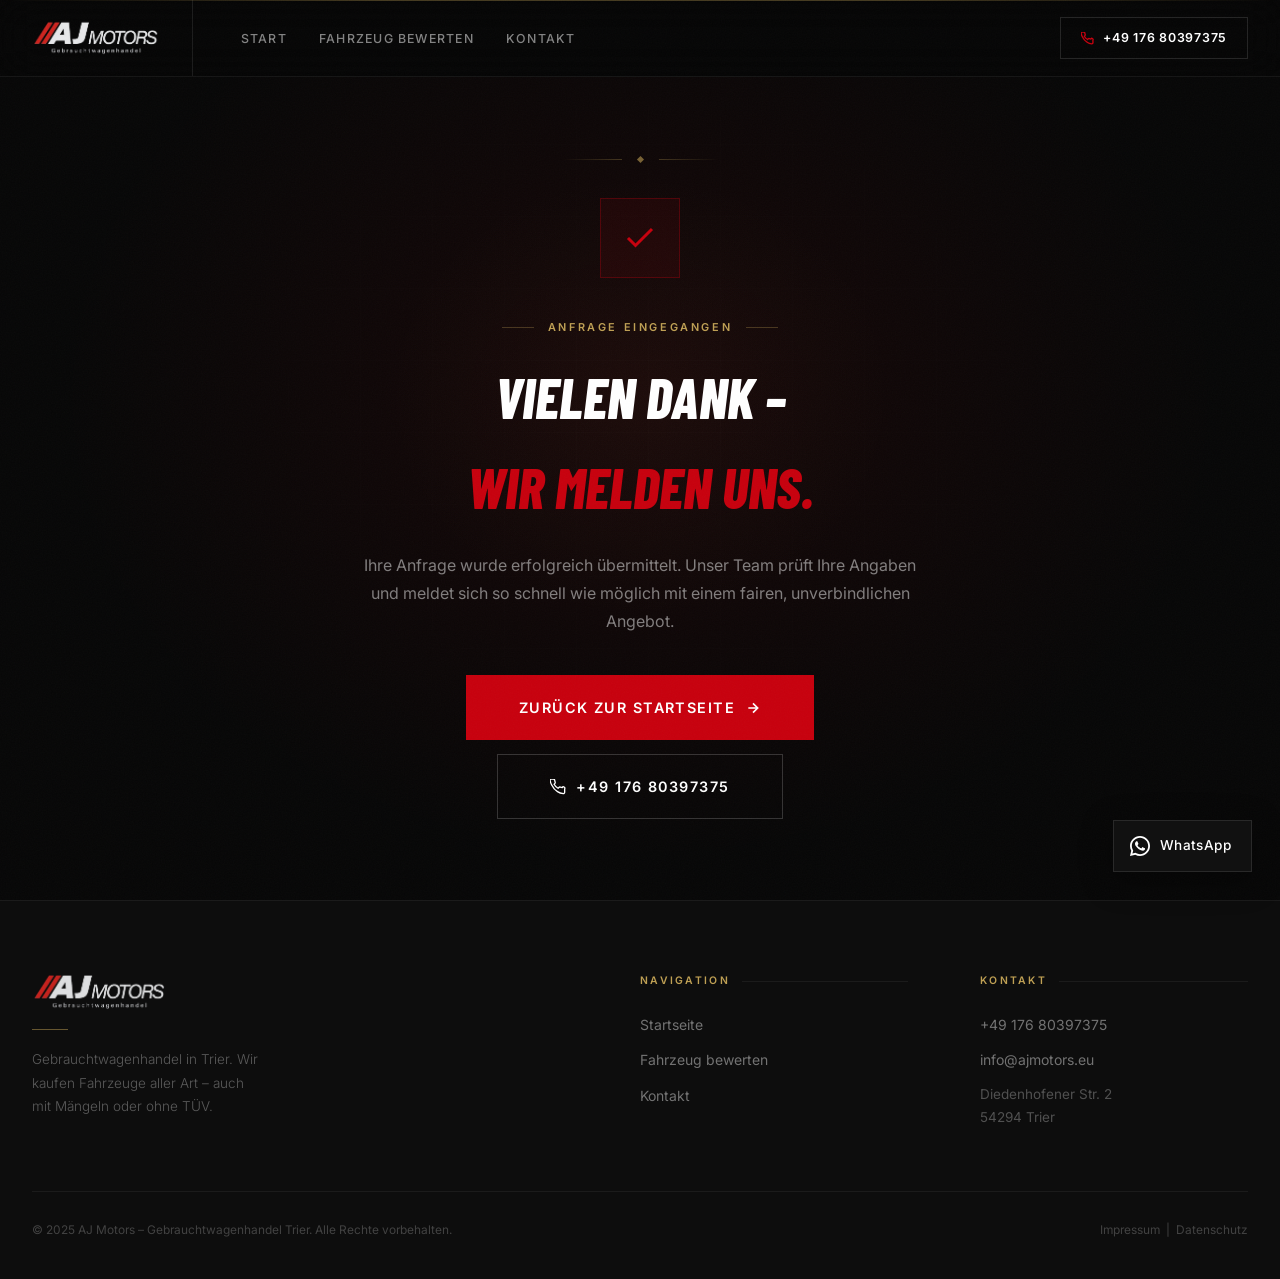
<file: success.html>
<!DOCTYPE html>
<html lang="de">
<head>
  <meta charset="UTF-8">
  <meta name="viewport" content="width=device-width, initial-scale=1.0">
  <title>Vielen Dank – AJ Motors Trier</title>
  <meta name="description" content="Ihre Anfrage wurde erfolgreich übermittelt. AJ Motors meldet sich zeitnah mit einem fairen Angebot.">
  <link rel="preconnect" href="https://fonts.googleapis.com">
  <link rel="preconnect" href="https://fonts.gstatic.com" crossorigin>
  <link href="https://fonts.googleapis.com/css2?family=Barlow+Condensed:ital,wght@0,300;0,600;0,700;0,800;1,700;1,800&family=Inter:wght@300;400;500;600&display=swap" rel="stylesheet">
  <link rel="stylesheet" href="styles.css">
</head>
<body>

<!-- ===== NAVBAR ===== -->
<nav class="navbar">
  <div class="nav-inner">
    <a href="index.html" class="nav-logo">
      <img src="public/logo-aj-motors.png" alt="AJ Motors">
    </a>
    <ul class="nav-links">
      <li><a href="index.html">Start</a></li>
      <li><a href="form.html">Fahrzeug bewerten</a></li>
      <li><a href="contact.html">Kontakt</a></li>
    </ul>
    <a href="tel:+4917680397375" class="nav-phone">
      <svg width="13" height="13" viewBox="0 0 24 24" fill="none" stroke="currentColor" stroke-width="2.5"><path d="M22 16.92v3a2 2 0 01-2.18 2 19.79 19.79 0 01-8.63-3.07A19.5 19.5 0 013.07 9.81 19.79 19.79 0 01.0 1.18 2 2 0 012 0h3a2 2 0 012 1.72c.127.96.361 1.903.7 2.81a2 2 0 01-.45 2.11L6.09 7.91a16 16 0 006 6l1.27-1.27a2 2 0 012.11-.45c.907.339 1.85.573 2.81.7A2 2 0 0122 14.92v2z"/></svg>
      +49 176 80397375
    </a>
    <button class="nav-toggle" id="navToggle" aria-label="Menü öffnen">
      <svg width="20" height="20" viewBox="0 0 24 24" fill="none" stroke="currentColor" stroke-width="2"><line x1="3" y1="6" x2="21" y2="6"/><line x1="3" y1="12" x2="21" y2="12"/><line x1="3" y1="18" x2="21" y2="18"/></svg>
    </button>
  </div>
  <div class="nav-mobile" id="navMobile">
    <a href="index.html">Start</a>
    <a href="form.html">Fahrzeug bewerten</a>
    <a href="contact.html">Kontakt</a>
    <a href="tel:+4917680397375">+49 176 80397375</a>
  </div>
</nav>

<!-- ===== SUCCESS ===== -->
<div class="success-page">
  <div class="success-body">
    <div class="success-card">

      <!-- Gold ornament -->
      <div class="success-ornament">
        <span class="success-ornament-line"></span>
        <span class="success-ornament-dot"></span>
        <span class="success-ornament-line"></span>
      </div>

      <!-- On-brand red check icon -->
      <div class="success-icon">
        <svg width="36" height="36" viewBox="0 0 24 24" fill="none" stroke="currentColor" stroke-width="2"><polyline points="20 6 9 17 4 12"/></svg>
      </div>

      <span class="section-label" style="justify-content:center;margin-bottom:16px;">Anfrage eingegangen</span>

      <h1>VIELEN DANK –<br><em class="text-red">WIR MELDEN UNS.</em></h1>

      <p>
        Ihre Anfrage wurde erfolgreich übermittelt. Unser Team prüft Ihre Angaben
        und meldet sich so schnell wie möglich mit einem fairen, unverbindlichen Angebot.
      </p>

      <div class="success-actions">
        <a href="index.html" class="btn btn-primary btn-lg">
          Zurück zur Startseite
          <svg width="16" height="16" viewBox="0 0 24 24" fill="none" stroke="currentColor" stroke-width="2.5"><path d="M5 12h14M12 5l7 7-7 7"/></svg>
        </a>
        <a href="tel:+4917680397375" class="btn btn-outline btn-lg">
          <svg width="16" height="16" viewBox="0 0 24 24" fill="none" stroke="currentColor" stroke-width="2"><path d="M22 16.92v3a2 2 0 01-2.18 2 19.79 19.79 0 01-8.63-3.07A19.5 19.5 0 013.07 9.81 19.79 19.79 0 01.0 1.18 2 2 0 012 0h3a2 2 0 012 1.72c.127.96.361 1.903.7 2.81a2 2 0 01-.45 2.11L6.09 7.91a16 16 0 006 6l1.27-1.27a2 2 0 012.11-.45c.907.339 1.85.573 2.81.7A2 2 0 0122 14.92v2z"/></svg>
          +49 176 80397375
        </a>
      </div>

    </div>
  </div>
</div>

<!-- ===== FOOTER ===== -->
<footer class="footer">
  <div class="container">
    <div class="footer-grid">
      <div class="footer-brand">
        <img src="public/logo-aj-motors.png" alt="AJ Motors">
        <div class="footer-brand-divider"></div>
        <p>Gebrauchtwagenhandel in Trier. Wir kaufen Fahrzeuge aller Art – auch mit Mängeln oder ohne TÜV.</p>
      </div>
      <div class="footer-col">
        <h4>Navigation</h4>
        <ul>
          <li><a href="index.html">Startseite</a></li>
          <li><a href="form.html">Fahrzeug bewerten</a></li>
          <li><a href="contact.html">Kontakt</a></li>
        </ul>
      </div>
      <div class="footer-col">
        <h4>Kontakt</h4>
        <ul>
          <li><a href="tel:+4917680397375">+49 176 80397375</a></li>
          <li><a href="mailto:info@ajmotors.eu">info@ajmotors.eu</a></li>
          <li class="footer-address">Diedenhofener Str. 2<br>54294 Trier</li>
        </ul>
      </div>
    </div>
    <div class="footer-bottom">
      <p>© 2025 AJ Motors – Gebrauchtwagenhandel Trier. Alle Rechte vorbehalten.</p>
      <p><a href="impressum.html">Impressum</a> &nbsp;|&nbsp; <a href="datenschutz.html">Datenschutz</a></p>
    </div>
  </div>
</footer>

<script>
  document.getElementById('navToggle').addEventListener('click', () => {
    const open = document.getElementById('navMobile').classList.toggle('open');
    document.getElementById('navToggle').setAttribute('aria-label', open ? 'Menü schließen' : 'Menü öffnen');
  });
  window.addEventListener('scroll', () => {
    const m = document.getElementById('navMobile');
    if (m.classList.contains('open')) {
      m.classList.remove('open');
      document.getElementById('navToggle').setAttribute('aria-label', 'Menü öffnen');
    }
  }, { passive: true });
</script>

<a href="https://wa.me/4917680397375" class="wa-btn" id="waBtn" target="_blank" rel="noopener" aria-label="WhatsApp schreiben">
  <svg xmlns="http://www.w3.org/2000/svg" width="20" height="20" viewBox="0 0 24 24" fill="currentColor"><path d="M17.472 14.382c-.297-.149-1.758-.867-2.03-.967-.273-.099-.471-.148-.67.15-.197.297-.767.966-.94 1.164-.173.199-.347.223-.644.075-.297-.15-1.255-.463-2.39-1.475-.883-.788-1.48-1.761-1.653-2.059-.173-.297-.018-.458.13-.606.134-.133.298-.347.446-.52.149-.174.198-.298.298-.497.099-.198.05-.371-.025-.52-.075-.149-.669-1.612-.916-2.207-.242-.579-.487-.5-.669-.51-.173-.008-.371-.01-.57-.01-.198 0-.52.074-.792.372-.272.297-1.04 1.016-1.04 2.479 0 1.462 1.065 2.875 1.213 3.074.149.198 2.096 3.2 5.077 4.487.709.306 1.262.489 1.694.625.712.227 1.36.195 1.871.118.571-.085 1.758-.719 2.006-1.413.248-.694.248-1.289.173-1.413-.074-.124-.272-.198-.57-.347z"/><path d="M12 0C5.373 0 0 5.373 0 12c0 2.116.549 4.104 1.508 5.836L0 24l6.335-1.482A11.945 11.945 0 0012 24c6.627 0 12-5.373 12-12S18.627 0 12 0zm0 21.818a9.818 9.818 0 01-5.003-1.366l-.36-.214-3.724.871.938-3.63-.235-.374A9.818 9.818 0 012.182 12C2.182 6.57 6.57 2.182 12 2.182c5.431 0 9.818 4.388 9.818 9.818 0 5.431-4.387 9.818-9.818 9.818z"/></svg>
  WhatsApp
</a>
<script>
  const waBtn = document.getElementById('waBtn');
  const footerBottom = document.querySelector('.footer-bottom');
  if (waBtn && footerBottom) {
    new IntersectionObserver(([e]) => waBtn.classList.toggle('hidden', e.isIntersecting)).observe(footerBottom);
  }
</script>
</body>
</html>
</file>
<file: styles.css>
/* ===========================================
   AJ MOTORS – PREMIUM STYLESHEET
   =========================================== */

:root {
  /* Core blacks */
  --black:     #070707;
  --black-2:   #0D0D0D;
  --black-3:   #121212;
  --black-4:   #1A1A1A;

  /* Brand red – refined */
  --red:       #C8000E;
  --red-dk:    #9E000B;
  --red-glow:  rgba(200, 0, 14, 0.32);
  --red-subtle:rgba(200, 0, 14, 0.07);

  /* Gold accent – premium touch */
  --gold:      #BFA054;
  --gold-lt:   #D4B870;
  --gold-dk:   #8A7238;
  --gold-sub:  rgba(191, 160, 84, 0.18);
  --gold-line: rgba(191, 160, 84, 0.3);

  /* Text */
  --white:     #FFFFFF;
  --gray:      rgba(255, 255, 255, 0.48);
  --gray-lt:   rgba(255, 255, 255, 0.68);

  /* Borders */
  --border:    rgba(255, 255, 255, 0.06);
  --border-md: rgba(255, 255, 255, 0.10);

  /* Motion */
  --ease:      0.32s cubic-bezier(0.4, 0, 0.2, 1);
  --ease-out:  0.45s cubic-bezier(0, 0, 0.2, 1);

  /* Shape – sharp = premium */
  --radius: 0px;
}

/* ---- RESET ---- */
*, *::before, *::after { box-sizing: border-box; margin: 0; padding: 0; }
html { scroll-behavior: smooth; }

body {
  background: var(--black);
  color: var(--white);
  font-family: 'Inter', -apple-system, BlinkMacSystemFont, sans-serif;
  font-size: 16px;
  line-height: 1.6;
  -webkit-font-smoothing: antialiased;
  overflow-x: hidden;
}

/* Film grain – ultra-subtle premium texture */
body::before {
  content: '';
  position: fixed; inset: 0; z-index: 9998;
  pointer-events: none;
  opacity: 0.028;
  background-image: url("data:image/svg+xml,%3Csvg xmlns='http://www.w3.org/2000/svg' width='280' height='280'%3E%3Cfilter id='g'%3E%3CfeTurbulence type='fractalNoise' baseFrequency='0.78' numOctaves='4' stitchTiles='stitch'/%3E%3C/filter%3E%3Crect width='280' height='280' filter='url(%23g)'/%3E%3C/svg%3E");
}

img  { max-width: 100%; display: block; }
a    { color: inherit; text-decoration: none; }
ul   { list-style: none; }
input, select, textarea, button { font-family: inherit; }

/* ---- UTILITY ---- */
.container { max-width: 1280px; margin: 0 auto; padding: 0 32px; }
.text-red   { color: var(--red); }
.sr-only    { position: absolute; width: 1px; height: 1px; overflow: hidden; clip: rect(0,0,0,0); }

/* ---- BUTTONS ---- */
.btn {
  display: inline-flex; align-items: center; gap: 10px;
  padding: 16px 32px;
  border: 1px solid transparent; border-radius: var(--radius);
  font-weight: 600; font-size: .875rem; cursor: pointer;
  transition: all var(--ease);
  text-decoration: none; white-space: nowrap;
  letter-spacing: 0.07em; text-transform: uppercase;
  position: relative; overflow: hidden;
}

/* Sheen sweep effect */
.btn::after {
  content: '';
  position: absolute; inset: 0;
  background: linear-gradient(110deg, transparent 40%, rgba(255,255,255,0.07) 50%, transparent 60%);
  transform: translateX(-100%);
  transition: transform 0.55s ease;
}
.btn:hover::after { transform: translateX(100%); }

.btn-primary { background: var(--red); color: var(--white); border-color: var(--red); }
.btn-primary:hover {
  background: var(--red-dk); border-color: var(--red-dk);
  transform: translateY(-2px);
  box-shadow: 0 14px 40px var(--red-glow);
}
.btn-outline { background: transparent; color: var(--white); border-color: rgba(255,255,255,.18); }
.btn-outline:hover { border-color: var(--gold); color: var(--gold); background: var(--gold-sub); }
.btn-phone { background: transparent; color: var(--white); border-color: rgba(255,255,255,.15); }
.btn-phone:hover { border-color: var(--red); color: var(--red); }
.btn-lg { padding: 20px 52px; font-size: .9rem; letter-spacing: .1em; }

/* ---- NAVBAR ---- */
.navbar {
  position: fixed; top: 0; left: 0; right: 0; z-index: 200;
  /* Kein backdrop-filter hier — verhindert Compositing-Konflikt mit mix-blend-mode */
  background: rgba(7, 7, 7, 0.93);
  border-bottom: 1px solid var(--border);
}

/* Blur-Schicht als Pseudo-Element HINTER dem Content */
.navbar::after {
  content: '';
  position: absolute; inset: 0; z-index: 0;
  backdrop-filter: blur(20px) saturate(160%);
  pointer-events: none;
}

/* Gold hairline ganz oben */
.navbar::before {
  content: '';
  position: absolute; top: 0; left: 0; right: 0; z-index: 2;
  height: 1px;
  background: linear-gradient(90deg, transparent 0%, var(--gold) 30%, var(--gold) 70%, transparent 100%);
  opacity: 0.35;
}

.nav-inner {
  position: relative; z-index: 1; /* über dem ::after Blur-Layer */
  max-width: 1280px; margin: 0 auto; padding: 0 32px;
  height: 76px; display: flex; align-items: center; gap: 48px;
}
.nav-logo {
  align-self: stretch;
  display: flex; align-items: center;
  padding-right: 32px;
  border-right: 1px solid rgba(255,255,255,.09);
  flex-shrink: 0;
}
.nav-logo img {
  height: 36px; width: auto;
  display: block;
  opacity: 0.92;
}
.nav-links { display: flex; gap: 32px; flex: 1; }
.nav-links a {
  font-weight: 500; font-size: .775rem;
  color: rgba(255,255,255,.5); position: relative; padding-bottom: 2px;
  transition: color var(--ease); letter-spacing: 0.1em; text-transform: uppercase;
}
.nav-links a::after {
  content: ''; position: absolute; bottom: -5px; left: 0; right: 0;
  height: 1px; background: var(--gold);
  transform: scaleX(0); transform-origin: left; transition: transform var(--ease);
}
.nav-links a:hover, .nav-links a.active { color: var(--white); }
.nav-links a:hover::after, .nav-links a.active::after { transform: scaleX(1); }

.nav-phone {
  display: flex; align-items: center; gap: 9px;
  font-weight: 600; font-size: .775rem;
  border: 1px solid rgba(255,255,255,.12); padding: 10px 20px;
  transition: all var(--ease); flex-shrink: 0;
  letter-spacing: 0.06em;
}
.nav-phone:hover { border-color: var(--gold); color: var(--gold); }
.nav-phone svg { color: var(--red); flex-shrink: 0; }

.nav-toggle {
  display: none; background: none; border: none; color: var(--white);
  cursor: pointer; padding: 8px; margin-left: auto;
}
.nav-mobile {
  display: none; flex-direction: column;
  background: var(--black-2); border-top: 1px solid var(--border);
  position: relative; z-index: 1;
}
.nav-mobile.open { display: flex; }
.nav-mobile a {
  color: rgba(255,255,255,.6); font-weight: 500; font-size: .875rem;
  padding: 18px 32px; border-bottom: 1px solid var(--border);
  transition: color var(--ease); letter-spacing: 0.04em;
}
.nav-mobile a:last-child { border-bottom: none; }
.nav-mobile a:hover { color: var(--white); }

/* ---- SECTION LABELS & HEADERS ---- */
.section-label {
  display: inline-flex; align-items: center; gap: 14px;
  font-size: .68rem; font-weight: 600;
  text-transform: uppercase; letter-spacing: .24em;
  color: var(--gold); margin-bottom: 18px;
}
.section-label::before,
.section-label::after {
  content: '';
  display: block; height: 1px; background: var(--gold-line); flex-shrink: 0;
}
.section-label::before { width: 32px; }
.section-label::after  { width: 32px; }

.section-heading {
  font-family: 'Barlow Condensed', 'Impact', sans-serif;
  font-weight: 800; font-size: clamp(2.2rem, 4vw, 3.6rem);
  text-transform: uppercase; letter-spacing: -.015em; line-height: 1.0;
}
.section-header { text-align: center; margin-bottom: 72px; }

/* ---- HERO ---- */
.hero {
  min-height: 100vh;
  position: relative; overflow: hidden;
  display: flex; align-items: center;
  padding-top: 76px;

  /* Foto als CSS-Background — Hochformat-Bild, vertikal zentriert auf Motorhaube */
  background-image: url('public/hero.png.jpg');
  background-size: cover;
  background-position: center 42%;
  background-repeat: no-repeat;
}

/* Gradient-Overlay: Links dicht für Text-Lesbarkeit, rechts offen für Bild */
.hero::before {
  content: '';
  position: absolute; inset: 0; z-index: 0; pointer-events: none;
  background:
    /* Horizontaler Fader: Links opak → Mitte/Rechts transparent */
    linear-gradient(108deg,
      rgba(7,7,7,0.97) 0%,
      rgba(7,7,7,0.90) 25%,
      rgba(7,7,7,0.55) 48%,
      rgba(7,7,7,0.15) 68%,
      transparent 82%
    ),
    /* Vertikaler Fader unten: Boden abdunkeln */
    linear-gradient(to top,
      rgba(7,7,7,0.60) 0%,
      rgba(7,7,7,0.08) 28%,
      transparent 50%
    ),
    /* Oben leicht abdunkeln für Navbar-Übergang */
    linear-gradient(to bottom,
      rgba(7,7,7,0.45) 0%,
      transparent 16%
    );
}

/* Subtiles Grid nur im linken (dunklen) Bereich */
.hero::after {
  content: '';
  position: absolute; inset: 0; z-index: 0; pointer-events: none;
  background-image:
    linear-gradient(rgba(255,255,255,.011) 1px, transparent 1px),
    linear-gradient(90deg, rgba(255,255,255,.011) 1px, transparent 1px);
  background-size: 72px 72px;
  mask-image: linear-gradient(108deg, black 0%, black 22%, transparent 50%);
}

.hero-edge {
  position: absolute; bottom: 0; left: 0; right: 0; z-index: 2;
  height: 1px;
  background: linear-gradient(90deg, transparent 0%, var(--gold-line) 20%, var(--gold-line) 55%, transparent 100%);
  pointer-events: none;
}

.hero-inner {
  position: relative; z-index: 1;
  padding-top: 80px; padding-bottom: 80px;
  width: 100%;
}

.hero-content {
  max-width: 620px;
  display: flex; flex-direction: column; gap: 32px;
}

/* Eyebrow */
.hero-eyebrow {
  display: inline-flex; align-items: center; gap: 14px;
  font-size: .68rem; font-weight: 500; text-transform: uppercase;
  letter-spacing: .24em; color: var(--gold);
}
.hero-eyebrow::before {
  content: ''; display: block; width: 36px; height: 1px;
  background: var(--gold); flex-shrink: 0;
}

.hero-headline {
  font-family: 'Barlow Condensed', 'Impact', 'Arial Narrow', sans-serif;
  font-weight: 800; font-style: italic;
  font-size: clamp(3.4rem, 7vw, 7rem);
  line-height: 0.9; text-transform: uppercase; letter-spacing: -.025em;
  text-shadow: 0 2px 40px rgba(0,0,0,0.5);
}
.hero-headline em { font-style: italic; color: var(--red); }

.hero-sub {
  font-size: .975rem; color: rgba(255,255,255,.72); max-width: 400px; line-height: 1.85;
  border-left: 2px solid rgba(191,160,84,.45); padding-left: 20px;
  font-weight: 300;
}

.hero-cta { display: flex; flex-direction: column; gap: 24px; margin-top: 24px; }

.hero-badges { display: grid; grid-template-columns: 1fr 1fr; gap: 8px; max-width: 480px; }

.badge-item {
  display: flex; align-items: center; gap: 12px;
  font-size: .765rem; color: rgba(255,255,255,.6); font-weight: 400;
  padding: 10px 14px;
  border: 1px solid rgba(255,255,255,.1);
  background: rgba(0,0,0,.35);
  backdrop-filter: blur(8px);
  transition: border-color var(--ease), color var(--ease);
  cursor: default;
}
.badge-item:hover {
  border-color: rgba(191,160,84,.35);
  color: rgba(255,255,255,.85);
}
.badge-icon {
  width: 26px; height: 26px; flex-shrink: 0;
  background: rgba(200,0,14,.15); border: 1px solid rgba(200,0,14,.3);
  display: flex; align-items: center; justify-content: center;
  color: var(--red);
}

/* ---- HOW IT WORKS ---- */
.how {
  padding: 120px 0;
  background: var(--black-2);
  border-top: 1px solid var(--border);
  border-bottom: 1px solid var(--border);
  position: relative; overflow: hidden;
}
.how::before {
  content: ''; position: absolute; top: 0; right: -100px;
  width: 500px; height: 100%;
  background: radial-gradient(ellipse at right center, rgba(200,0,14,.05) 0%, transparent 60%);
  pointer-events: none;
}

/* Seam-grid layout */
.steps-row {
  display: grid; grid-template-columns: repeat(3, 1fr);
  gap: 1px; background: var(--border);
  counter-reset: step;
}

.step {
  counter-increment: step;
  display: flex; flex-direction: column; align-items: flex-start;
  text-align: left; gap: 18px;
  background: var(--black-2); padding: 44px 36px;
  transition: background var(--ease), transform var(--ease);
  position: relative; overflow: hidden;
}
.step:hover { background: var(--black-3); }

/* Large watermark step number */
.step::before {
  content: counter(step, decimal-leading-zero);
  position: absolute; bottom: -12px; right: 16px;
  font-family: 'Barlow Condensed', sans-serif;
  font-size: 7rem; font-weight: 800; line-height: 1;
  color: rgba(255,255,255,.028); letter-spacing: -.04em;
  pointer-events: none; user-select: none;
}

/* Red reveal line on top */
.step::after {
  content: '';
  position: absolute; top: 0; left: 0; right: 0;
  height: 2px; background: var(--red);
  transform: scaleX(0); transform-origin: left;
  transition: transform var(--ease-out);
}
.step:hover::after { transform: scaleX(1); }

.step-count {
  font-family: 'Barlow Condensed', sans-serif;
  font-size: .72rem; font-weight: 700; letter-spacing: .2em;
  color: var(--red); text-transform: uppercase;
  display: flex; align-items: center; gap: 10px;
}
.step-count::before {
  content: ''; display: block; width: 20px; height: 1px; background: var(--red);
}

.step h3 {
  font-family: 'Barlow Condensed', sans-serif;
  font-size: 1.55rem; font-weight: 800; text-transform: uppercase;
  letter-spacing: 0.02em; line-height: 1.1; color: var(--white);
}
.step p { font-size: .875rem; color: var(--gray); line-height: 1.75; font-weight: 300; }

/* ---- USP SECTION ---- */
.usps { padding: 120px 0; background: var(--black); }

.usps-grid {
  display: grid; grid-template-columns: repeat(5, 1fr);
  gap: 1px; background: var(--border);
}

.usp-card {
  background: var(--black); padding: 40px 28px;
  text-align: left; transition: background var(--ease);
  position: relative; overflow: hidden;
}
.usp-card:hover { background: var(--black-3); }

/* Red line sweeps from left on hover */
.usp-card::before {
  content: '';
  position: absolute; top: 0; left: 0; right: 0;
  height: 2px;
  background: linear-gradient(90deg, var(--red) 0%, rgba(200,0,14,.2) 100%);
  transform: scaleX(0); transform-origin: left;
  transition: transform var(--ease-out);
}
.usp-card:hover::before { transform: scaleX(1); }

.usp-icon {
  width: 44px; height: 44px; margin-bottom: 22px;
  background: var(--red-subtle); border: 1px solid rgba(200,0,14,.22);
  display: flex; align-items: center; justify-content: center;
  color: var(--red); transition: border-color var(--ease);
}
.usp-card:hover .usp-icon { border-color: rgba(200,0,14,.45); }

.usp-card h3 {
  font-family: 'Barlow Condensed', sans-serif;
  font-size: 1.05rem; font-weight: 700; text-transform: uppercase;
  letter-spacing: .07em; margin-bottom: 10px;
}
.usp-card p { font-size: .825rem; color: var(--gray); line-height: 1.65; font-weight: 300; }

/* ---- TRUST SECTION ---- */
.trust {
  padding: 120px 0; background: var(--black-2);
  border-top: 1px solid var(--border); border-bottom: 1px solid var(--border);
}

.trust-grid {
  display: grid; grid-template-columns: repeat(4, 1fr);
  gap: 1px; background: var(--border);
}

.trust-card {
  background: var(--black-2); padding: 44px 36px;
  transition: background var(--ease); position: relative; overflow: hidden;
}
.trust-card:hover { background: var(--black-3); }

/* Gold line appears at bottom on hover */
.trust-card::after {
  content: '';
  position: absolute; bottom: 0; left: 0; right: 0;
  height: 1px;
  background: linear-gradient(90deg, var(--gold) 0%, transparent 100%);
  opacity: 0; transition: opacity var(--ease-out);
}
.trust-card:hover::after { opacity: 1; }

.trust-icon {
  width: 48px; height: 48px; margin-bottom: 24px;
  background: var(--red-subtle); border: 1px solid rgba(200,0,14,.22);
  display: flex; align-items: center; justify-content: center;
  color: var(--red); transition: border-color var(--ease);
}
.trust-card:hover .trust-icon { border-color: rgba(200,0,14,.45); }

.trust-card h3 {
  font-family: 'Barlow Condensed', sans-serif;
  font-size: 2rem; font-weight: 800; text-transform: uppercase;
  margin-bottom: 14px; line-height: 1.0;
}
.trust-card p { font-size: .875rem; color: var(--gray); line-height: 1.7; font-weight: 300; }

/* ---- CTA BAND ---- */
.cta-band {
  padding: 130px 0;
  background: var(--black);
  text-align: center;
  position: relative; overflow: hidden;
}

.cta-band-bg {
  position: absolute; inset: 0; pointer-events: none;
  background:
    radial-gradient(ellipse 90% 130% at 50% 50%, rgba(200,0,14,.08) 0%, transparent 60%),
    linear-gradient(180deg, var(--black-2) 0%, var(--black) 35%, var(--black) 65%, var(--black-2) 100%);
}
.cta-band-bg::after {
  content: '';
  position: absolute; inset: 0;
  background-image:
    linear-gradient(rgba(255,255,255,.01) 1px, transparent 1px),
    linear-gradient(90deg, rgba(255,255,255,.01) 1px, transparent 1px);
  background-size: 60px 60px;
  mask-image: radial-gradient(ellipse 60% 80% at 50% 50%, black, transparent);
}

.cta-band > .container { position: relative; z-index: 1; }

/* Gold ornament divider */
.cta-ornament {
  display: flex; align-items: center; gap: 16px;
  justify-content: center; margin-bottom: 36px;
}
.cta-ornament-line {
  display: block; flex: 1; max-width: 80px; height: 1px;
  background: linear-gradient(90deg, transparent, var(--gold-line));
}
.cta-ornament-line:last-child {
  background: linear-gradient(90deg, var(--gold-line), transparent);
}
.cta-ornament-dot {
  display: block; width: 5px; height: 5px;
  background: var(--gold); opacity: 0.6;
  transform: rotate(45deg);
}

.cta-band .section-heading {
  font-size: clamp(2.6rem, 5.5vw, 5rem);
  margin-bottom: 20px;
}
.cta-band p {
  color: var(--gray); font-size: .975rem; max-width: 440px;
  margin: 0 auto 52px; line-height: 1.85; font-weight: 300;
}

/* ---- FOOTER ---- */
.footer { background: var(--black-2); border-top: 1px solid var(--border); padding: 72px 0 40px; }

.footer-grid { display: grid; grid-template-columns: 2fr 1fr 1fr; gap: 72px; margin-bottom: 52px; }

.footer-brand img {
  height: 38px; margin-bottom: 18px;
  opacity: 0.88;
}
.footer-brand-divider {
  width: 36px; height: 1px;
  background: var(--gold); opacity: 0.5;
  margin-bottom: 18px;
}
.footer-brand p { font-size: .845rem; color: rgba(255,255,255,.32); max-width: 230px; line-height: 1.75; font-weight: 300; }

.footer-col h4 {
  font-size: .65rem; font-weight: 600; text-transform: uppercase;
  letter-spacing: .22em; color: var(--gold); margin-bottom: 22px;
  display: flex; align-items: center; gap: 12px;
}
.footer-col h4::after { content: ''; flex: 1; height: 1px; background: var(--border); }

.footer-col li { margin-bottom: 10px; }
.footer-col a { color: rgba(255,255,255,.42); font-size: .875rem; transition: color var(--ease); font-weight: 400; }
.footer-col a:hover { color: var(--white); }
.footer-address { color: rgba(255,255,255,.28); font-size: .845rem; line-height: 1.7; }

.footer-bottom {
  padding-top: 28px; border-top: 1px solid var(--border);
  display: flex; justify-content: space-between; align-items: center;
}
.footer-bottom p { font-size: .745rem; color: rgba(255,255,255,.22); }
.footer-bottom a { transition: color var(--ease); }
.footer-bottom a:hover { color: rgba(255,255,255,.65); }

/* ---- FORM PAGE ---- */
.form-page { min-height: 100vh; padding-top: 76px; background: var(--black); }
.form-header {
  background: var(--black-2); padding: 40px 0 0;
  border-bottom: 1px solid var(--border);
}
.form-title { max-width: 640px; margin: 0 auto; padding: 0 24px 28px; text-align: center; }
.form-title h1 {
  font-family: 'Barlow Condensed', sans-serif;
  font-size: clamp(1.8rem, 4vw, 3rem); font-weight: 800;
  text-transform: uppercase; margin-bottom: 6px;
}
.form-title p { font-size: .9rem; color: var(--gray); }
.progress-wrap { max-width: 640px; margin: 0 auto; padding: 0 24px 28px; }
.progress-meta { display: flex; justify-content: space-between; margin-bottom: 8px; }
.progress-meta span { font-size: .78rem; color: rgba(255,255,255,.35); }
.progress-meta strong { color: var(--red); }
.progress-bar { height: 2px; background: rgba(255,255,255,.06); overflow: hidden; }
.progress-fill { height: 100%; background: var(--red); transition: width .4s ease; }

.form-body { max-width: 560px; margin: 0 auto; padding: 64px 24px 80px; }
.form-step { display: none; }
.form-step.active { display: block; animation: stepIn .3s ease; }
@keyframes stepIn { from { opacity: 0; transform: translateY(14px); } to { opacity: 1; transform: translateY(0); } }

.step-counter { display: block; font-size: .72rem; font-weight: 600; text-transform: uppercase; letter-spacing: .18em; color: var(--red); margin-bottom: 10px; }
.step-q {
  font-family: 'Barlow Condensed', sans-serif;
  font-size: clamp(1.75rem, 4vw, 2.75rem); font-weight: 800;
  text-transform: uppercase; line-height: 1.05; margin-bottom: 6px;
}
.step-hint { font-size: .875rem; color: var(--gray); margin-bottom: 36px; }

/* Form controls */
.fg { margin-bottom: 20px; }
.fg label { display: block; font-size: .85rem; font-weight: 500; color: rgba(255,255,255,.58); margin-bottom: 7px; }
.fc {
  width: 100%; padding: 14px 16px;
  background: var(--black-3); border: 1px solid rgba(255,255,255,.08);
  color: var(--white); font-size: 1rem;
  transition: border-color var(--ease); appearance: none;
}
.fc:focus { outline: none; border-color: var(--red); background: rgba(255,255,255,.018); }
.fc::placeholder { color: rgba(255,255,255,.22); }
select.fc {
  background-image: url("data:image/svg+xml,%3Csvg xmlns='http://www.w3.org/2000/svg' width='16' height='16' viewBox='0 0 24 24' fill='none' stroke='%23555' stroke-width='2'%3E%3Cpolyline points='6 9 12 15 18 9'%3E%3C/polyline%3E%3C/svg%3E");
  background-repeat: no-repeat; background-position: right 14px center; padding-right: 44px; cursor: pointer;
}
select.fc option { background: var(--black-3); color: var(--white); }

/* Option cards */
.opts { display: grid; grid-template-columns: repeat(2, 1fr); gap: 8px; }
.opts.cols-3 { grid-template-columns: repeat(3, 1fr); }
.opt {
  background: var(--black-3); border: 1px solid rgba(255,255,255,.07);
  padding: 18px 14px; text-align: center;
  cursor: pointer; transition: all var(--ease); user-select: none;
}
.opt:hover { border-color: rgba(200,0,14,.35); background: rgba(200,0,14,.04); }
.opt.sel { border-color: var(--red); background: rgba(200,0,14,.08); }
.opt-ico {
  width: 44px; height: 44px; margin: 0 auto 12px;
  background: rgba(200,0,14,.06); border: 1px solid rgba(200,0,14,.18);
  display: flex; align-items: center; justify-content: center;
  color: var(--red); transition: background var(--ease), border-color var(--ease);
}
.opt.sel .opt-ico { background: rgba(200,0,14,.14); border-color: rgba(200,0,14,.5); }
.opt-lbl { font-size: .82rem; font-weight: 600; letter-spacing: .03em; }

/* Image upload */
.upload {
  border: 1px dashed rgba(255,255,255,.1); padding: 40px 24px;
  text-align: center; cursor: pointer; transition: all var(--ease); position: relative;
}
.upload:hover { border-color: var(--red); background: rgba(200,0,14,.03); }
.upload input[type="file"] { position: absolute; inset: 0; opacity: 0; cursor: pointer; width: 100%; height: 100%; }
.upload-icon { font-size: 2.5rem; margin-bottom: 12px; }
.upload h4 { font-weight: 600; margin-bottom: 4px; }
.upload p { font-size: .8rem; color: var(--gray); }
.img-preview { display: grid; grid-template-columns: repeat(3, 1fr); gap: 8px; margin-top: 16px; }
.img-preview img { width: 100%; height: 90px; object-fit: cover; border: 1px solid var(--border); }

/* Form nav */
.f-nav { display: flex; align-items: center; justify-content: space-between; margin-top: 40px; gap: 16px; }
.btn-back-f {
  background: none; border: none; color: rgba(255,255,255,.38);
  font-size: .875rem; font-weight: 500; cursor: pointer;
  display: flex; align-items: center; gap: 6px; padding: 0;
  transition: color var(--ease);
}
.btn-back-f:hover { color: var(--white); }
.btn-nxt {
  background: var(--red); color: var(--white); border: 1px solid var(--red);
  padding: 16px 40px; font-size: .9rem; font-weight: 700; cursor: pointer;
  text-transform: uppercase; letter-spacing: .07em;
  transition: all var(--ease); display: flex; align-items: center; gap: 8px;
  margin-left: auto;
}
.btn-nxt:hover { background: var(--red-dk); border-color: var(--red-dk); transform: translateY(-2px); box-shadow: 0 10px 28px var(--red-glow); }
.err-msg { color: var(--red); font-size: .8rem; margin-top: 6px; display: none; }
.fc.err { border-color: var(--red); }
.fc.err + .err-msg { display: block; }
.opt.err-border { border-color: var(--red) !important; }

/* ---- CONTACT PAGE ---- */
.contact-page { padding-top: 76px; }

.contact-hero-sec {
  padding: 100px 0 80px;
  position: relative; overflow: hidden;
  background: var(--black-2);
  border-bottom: 1px solid var(--border);
}
.contact-hero-sec::before {
  content: '';
  position: absolute; inset: 0; pointer-events: none;
  background:
    radial-gradient(ellipse 80% 140% at 0% 50%, rgba(200,0,14,.07) 0%, transparent 60%),
    linear-gradient(to bottom, rgba(7,7,7,.4) 0%, transparent 50%);
}
.contact-hero-sec .container { position: relative; z-index: 1; }

.contact-hero-bg {
  position: absolute; inset: 0; pointer-events: none;
  background-image:
    linear-gradient(rgba(255,255,255,.012) 1px, transparent 1px),
    linear-gradient(90deg, rgba(255,255,255,.012) 1px, transparent 1px);
  background-size: 72px 72px;
  mask-image: linear-gradient(to right, black 0%, transparent 55%);
  opacity: 0.7;
}

.contact-hero-heading {
  font-family: 'Barlow Condensed', sans-serif;
  font-size: clamp(3rem, 8vw, 7rem); font-weight: 800; font-style: italic;
  text-transform: uppercase; letter-spacing: -.02em; line-height: 0.9;
  margin-bottom: 20px;
}
.contact-hero-sub {
  color: rgba(255,255,255,.55); font-size: 1rem; font-weight: 300; line-height: 1.7;
  border-left: 2px solid rgba(191,160,84,.45); padding-left: 20px;
  max-width: 480px;
}

.contact-layout {
  display: grid; grid-template-columns: 1fr 1.3fr;
  gap: 64px; padding: 80px 0;
}
.c-info-item {
  display: flex; align-items: flex-start; gap: 16px;
  padding: 22px 0; border-bottom: 1px solid var(--border);
}
.c-info-item:last-of-type { border-bottom: none; }
.c-ico {
  width: 40px; height: 40px; flex-shrink: 0;
  background: var(--red-subtle); border: 1px solid rgba(200,0,14,.22);
  display: flex; align-items: center; justify-content: center; color: var(--red);
}
.c-info-item h4 { font-size: .72rem; text-transform: uppercase; letter-spacing: .1em; color: rgba(255,255,255,.35); font-weight: 600; margin-bottom: 3px; }
.c-info-item p, .c-info-item a { color: var(--white); font-size: .95rem; line-height: 1.5; }
.c-info-item a:hover { color: var(--red); }
.c-map { overflow: hidden; height: 400px; border: 1px solid var(--border); }
.c-map iframe { width: 100%; height: 100%; border: none; filter: grayscale(100%) invert(90%) contrast(88%); }
.c-badge {
  margin-top: 28px; background: var(--black-3); border: 1px solid var(--border);
  padding: 18px 20px; display: flex; align-items: center; gap: 14px;
}
.c-badge-ico {
  width: 44px; height: 44px; flex-shrink: 0;
  background: rgba(200,0,14,.08); border: 1px solid rgba(200,0,14,.22);
  display: flex; align-items: center; justify-content: center;
  color: var(--red);
}
.c-badge h4 { font-weight: 600; font-size: .95rem; margin-bottom: 2px; }
.c-badge p { font-size: .8rem; color: var(--gray); }

.c-form-sec { padding: 80px 0; background: var(--black-2); border-top: 1px solid var(--border); }
.c-form-grid { display: grid; grid-template-columns: 3fr 2fr; gap: 64px; align-items: start; }
.c-form .fg { margin-bottom: 20px; }
.c-form label { display: block; font-size: .875rem; font-weight: 500; color: rgba(255,255,255,.58); margin-bottom: 7px; }
.c-form textarea.fc { resize: vertical; min-height: 120px; }

.c-aside-inner {
  background: var(--black-3); border: 1px solid var(--border);
  padding: 36px 32px; position: relative; overflow: hidden;
}
.c-aside-inner::before {
  content: '';
  position: absolute; top: 0; left: 0; right: 0;
  height: 2px;
  background: linear-gradient(90deg, var(--red) 0%, rgba(200,0,14,.2) 100%);
}
.c-aside-inner h3 {
  font-family: 'Barlow Condensed', sans-serif;
  font-size: 1.75rem; font-weight: 800; text-transform: uppercase; margin-bottom: 12px;
}
.c-aside-inner p { color: var(--gray); font-size: .875rem; margin-bottom: 24px; }
.c-aside-divider {
  width: 36px; height: 1px; background: var(--gold); opacity: 0.4; margin: 24px 0;
}
.c-aside-note {
  font-size: .75rem; color: rgba(255,255,255,.25); font-weight: 400;
  letter-spacing: .05em;
}
.c-aside .phone-link {
  display: flex; align-items: center; gap: 10px;
  font-size: 1.1rem; font-weight: 700; color: var(--white);
  transition: color var(--ease);
}
.c-aside .phone-link svg { color: var(--red); }
.c-aside .phone-link:hover { color: var(--red); }

/* ---- SUCCESS PAGE ---- */
.success-page {
  min-height: 100vh; display: flex; flex-direction: column;
  background: var(--black); padding-top: 76px;
  position: relative; overflow: hidden;
}
.success-page::before {
  content: '';
  position: absolute; inset: 0; pointer-events: none; z-index: 0;
  background:
    radial-gradient(ellipse 70% 80% at 50% 44%, rgba(200,0,14,.08) 0%, transparent 65%),
    radial-gradient(ellipse 40% 50% at 50% 44%, rgba(191,160,84,.04) 0%, transparent 50%);
}
.success-page::after {
  content: '';
  position: absolute; inset: 0; pointer-events: none; z-index: 0;
  background-image:
    linear-gradient(rgba(255,255,255,.01) 1px, transparent 1px),
    linear-gradient(90deg, rgba(255,255,255,.01) 1px, transparent 1px);
  background-size: 72px 72px;
  mask-image: radial-gradient(ellipse 55% 65% at 50% 44%, black, transparent);
}
.success-body {
  flex: 1; display: flex; align-items: center; justify-content: center;
  padding: 60px 24px; position: relative; z-index: 1;
}
.success-card { max-width: 560px; width: 100%; text-align: center; }

.success-ornament {
  display: flex; align-items: center; gap: 16px;
  justify-content: center; margin-bottom: 36px;
  animation: stepIn .5s ease .05s both;
}
.success-ornament-line {
  display: block; flex: 1; max-width: 60px; height: 1px;
  background: linear-gradient(90deg, transparent, var(--gold-line));
}
.success-ornament-line:last-child {
  background: linear-gradient(90deg, var(--gold-line), transparent);
}
.success-ornament-dot {
  display: block; width: 5px; height: 5px;
  background: var(--gold); opacity: 0.6; transform: rotate(45deg);
}

.success-icon {
  width: 80px; height: 80px; margin: 0 auto 32px;
  background: rgba(200,0,14,.08); border: 1px solid rgba(200,0,14,.3);
  display: flex; align-items: center; justify-content: center;
  color: var(--red);
  animation: popIn .5s cubic-bezier(.17,.67,.3,1.4) .15s both;
}
@keyframes popIn { from { transform: scale(0); opacity: 0; } to { transform: scale(1); opacity: 1; } }
.success-card h1 {
  font-family: 'Barlow Condensed', sans-serif;
  font-size: clamp(2rem, 5vw, 3.5rem); font-weight: 800; font-style: italic;
  text-transform: uppercase; margin-bottom: 20px;
  animation: stepIn .5s ease .3s both;
}
.success-card p { color: var(--gray); font-size: 1rem; line-height: 1.75; margin-bottom: 40px; animation: stepIn .5s ease .4s both; }
.success-actions { display: flex; gap: 14px; justify-content: center; flex-wrap: wrap; animation: stepIn .5s ease .5s both; }

/* ---- RESPONSIVE ---- */
@media (max-width: 1100px) {
  .usps-grid { grid-template-columns: repeat(3, 1fr); }
  .trust-grid { grid-template-columns: repeat(2, 1fr); }
  .footer-grid { grid-template-columns: 1fr 1fr; }
}
@media (max-width: 900px) {
  .steps-row { grid-template-columns: 1fr; }
  .contact-layout { grid-template-columns: 1fr; padding: 48px 0; gap: 40px; }
  .c-form-grid { grid-template-columns: 1fr; }
}
@media (max-width: 768px) {
  .nav-links, .nav-phone { display: none; }
  .nav-toggle { display: flex; }
  /* Remove logo separator on mobile – nav links are hidden */
  .nav-logo { border-right: none; padding-right: 0; }
  .hero { background-position: center 55%; background-size: 160% auto; }
  .hero-inner { padding-top: 48px; padding-bottom: 48px; }
  .hero-content { max-width: 100%; }
  .hero-badges { grid-template-columns: 1fr; max-width: 100%; }
  .usps-grid { grid-template-columns: repeat(2, 1fr); }
  .trust-grid { grid-template-columns: 1fr; }
  .footer-grid { grid-template-columns: 1fr; gap: 36px; }
  .footer-bottom { flex-direction: column; gap: 8px; text-align: center; }
  .success-actions { flex-direction: column; }
  .success-actions .btn { width: 100%; justify-content: center; }
  .opts.cols-3 { grid-template-columns: repeat(2, 1fr); }
  .how, .usps, .trust, .cta-band { padding: 80px 0; }
  .contact-hero-sec { padding: 60px 0 48px; }
}
@media (max-width: 480px) {
  .container { padding: 0 20px; }
  .usps-grid { grid-template-columns: 1fr; }
  .opts, .opts.cols-3 { grid-template-columns: 1fr; }
  .img-preview { grid-template-columns: repeat(2, 1fr); }
  .hero-headline { font-size: clamp(2.6rem, 12vw, 3.5rem); }
  .c-aside-inner { padding: 28px 20px; }
}

/* ---- GEGENANGEBOT ---- */
.gegen {
  background: #111;
  padding: 80px 0 60px;
}
.gegen-inner {
  display: flex;
  flex-direction: column;
  gap: 32px;
}
.gegen-label {
  color: rgba(255,255,255,0.45);
}
.gegen-headline {
  font-family: 'Barlow Condensed', sans-serif;
  font-size: clamp(3rem, 10vw, 6rem);
  font-weight: 800;
  line-height: 0.95;
  text-transform: uppercase;
  color: #fff;
  margin: 16px 0 24px;
  letter-spacing: -0.01em;
}
.gegen-star {
  color: #c00;
  font-size: 0.5em;
  vertical-align: super;
}
.gegen-sub {
  color: rgba(255,255,255,0.55);
  font-size: 1rem;
  margin-bottom: 32px;
}
.gegen-cta {
  display: inline-flex;
}
.gegen-footnote {
  color: rgba(255,255,255,0.25);
  font-size: 0.72rem;
  letter-spacing: 0.02em;
  border-top: 1px solid rgba(255,255,255,0.08);
  padding-top: 20px;
}
@media (max-width: 600px) {
  .gegen { padding: 60px 0 48px; }
  .gegen-headline { font-size: clamp(2.8rem, 13vw, 4rem); }
}

/* ---- LEGAL PAGES ---- */
.legal-page {
  padding: 80px 0 100px;
  min-height: 60vh;
}
.legal-title {
  font-family: 'Barlow Condensed', sans-serif;
  font-size: clamp(2.5rem, 8vw, 4rem);
  font-weight: 800;
  text-transform: uppercase;
  margin-bottom: 48px;
}
.legal-page h2 {
  font-size: 1rem;
  font-weight: 600;
  text-transform: uppercase;
  letter-spacing: 0.08em;
  margin: 36px 0 10px;
  color: #111;
}
.legal-page p { color: #444; line-height: 1.7; margin-bottom: 8px; }
.legal-page a { color: #111; text-decoration: underline; }

/* ---- WHATSAPP STICKY ---- */
.wa-btn {
  position: fixed;
  bottom: 28px;
  right: 28px;
  z-index: 9999;
  display: flex;
  align-items: center;
  gap: 10px;
  background: #111;
  color: #fff;
  text-decoration: none;
  padding: 14px 20px 14px 16px;
  font-family: 'Inter', sans-serif;
  font-size: 0.85rem;
  font-weight: 500;
  letter-spacing: 0.03em;
  border: 1px solid rgba(255,255,255,0.1);
  box-shadow: 0 8px 32px rgba(0,0,0,0.35);
  transition: background 0.2s, transform 0.2s;
}
.wa-btn:hover {
  background: #25D366;
  transform: translateY(-2px);
}
.wa-btn.hidden {
  opacity: 0;
  pointer-events: none;
}
.wa-btn svg { flex-shrink: 0; }
@media (max-width: 600px) {
  .wa-btn { bottom: 20px; right: 20px; padding: 13px 16px 13px 13px; font-size: 0.8rem; }
}

/* ---- REDUCED MOTION ---- */
@media (prefers-reduced-motion: reduce) {
  *, *::before, *::after { animation-duration: 0.01ms !important; transition-duration: 0.01ms !important; }
}
</file>
